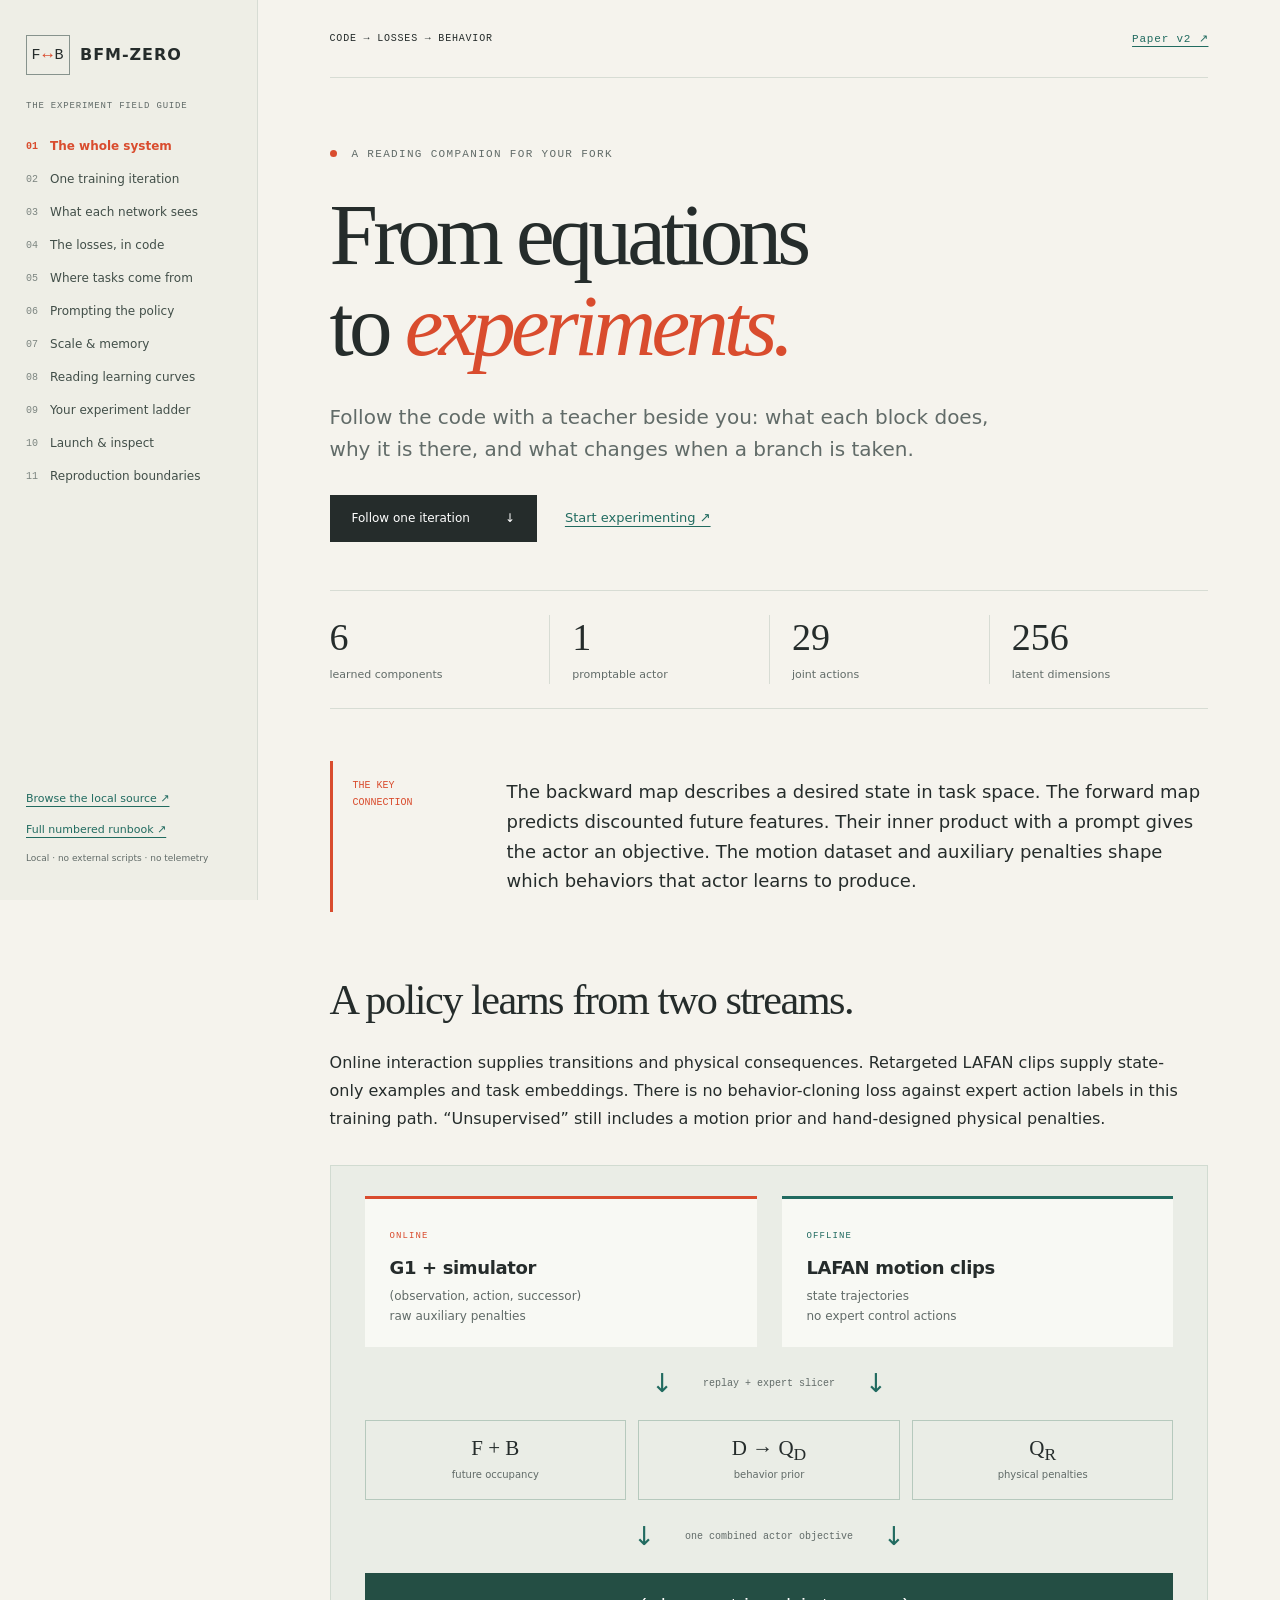
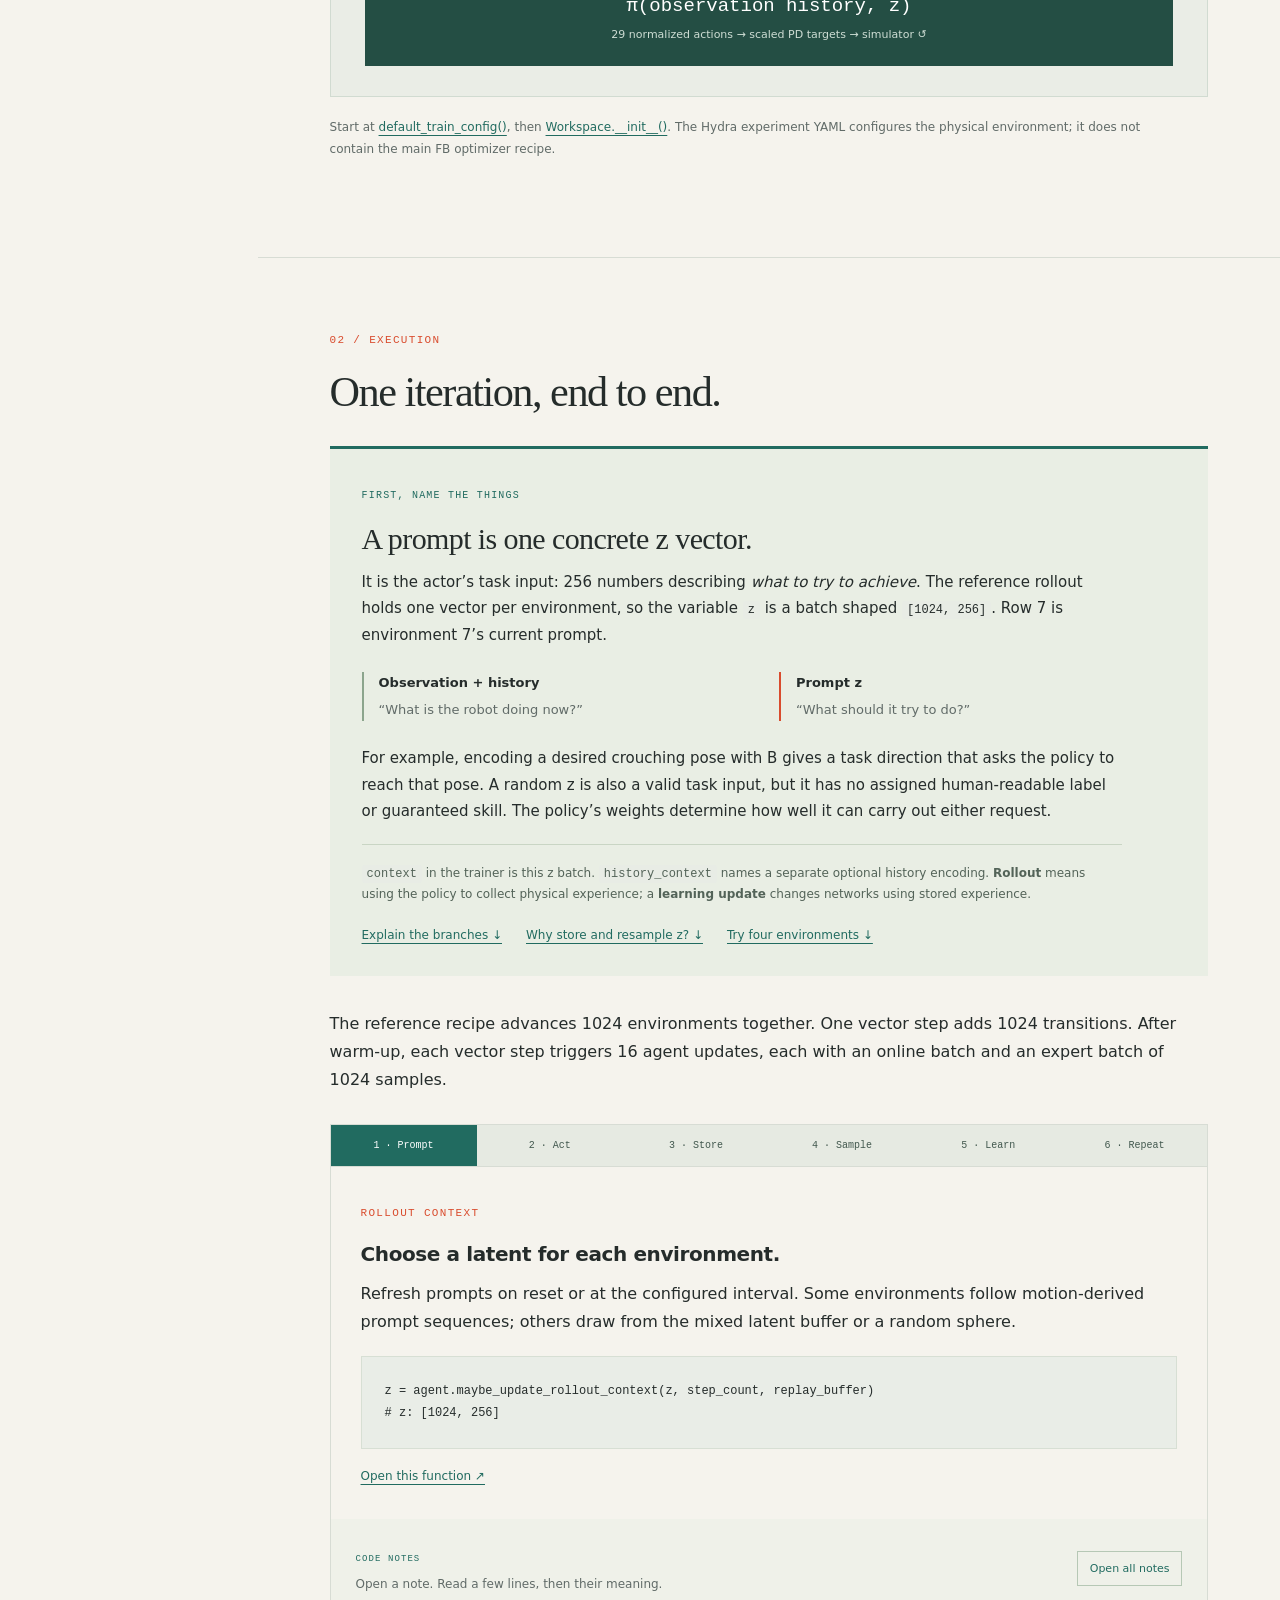
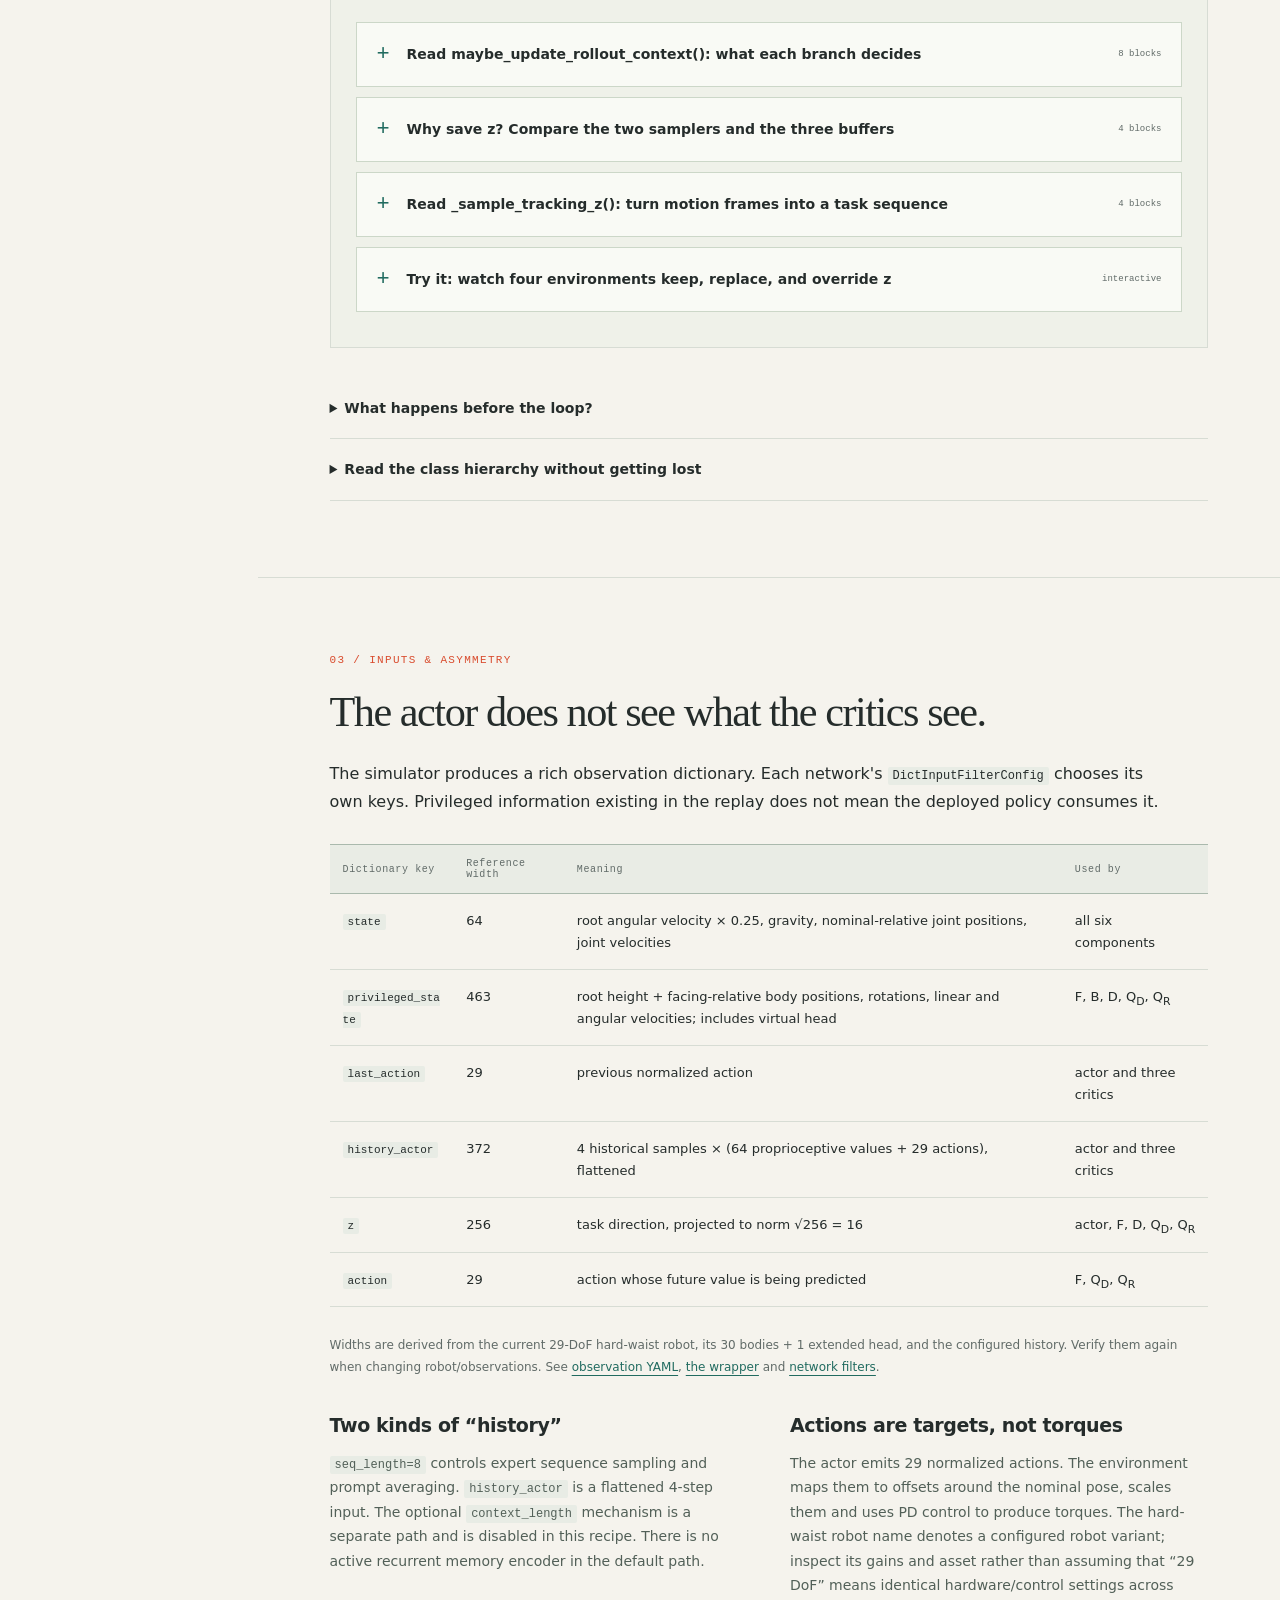
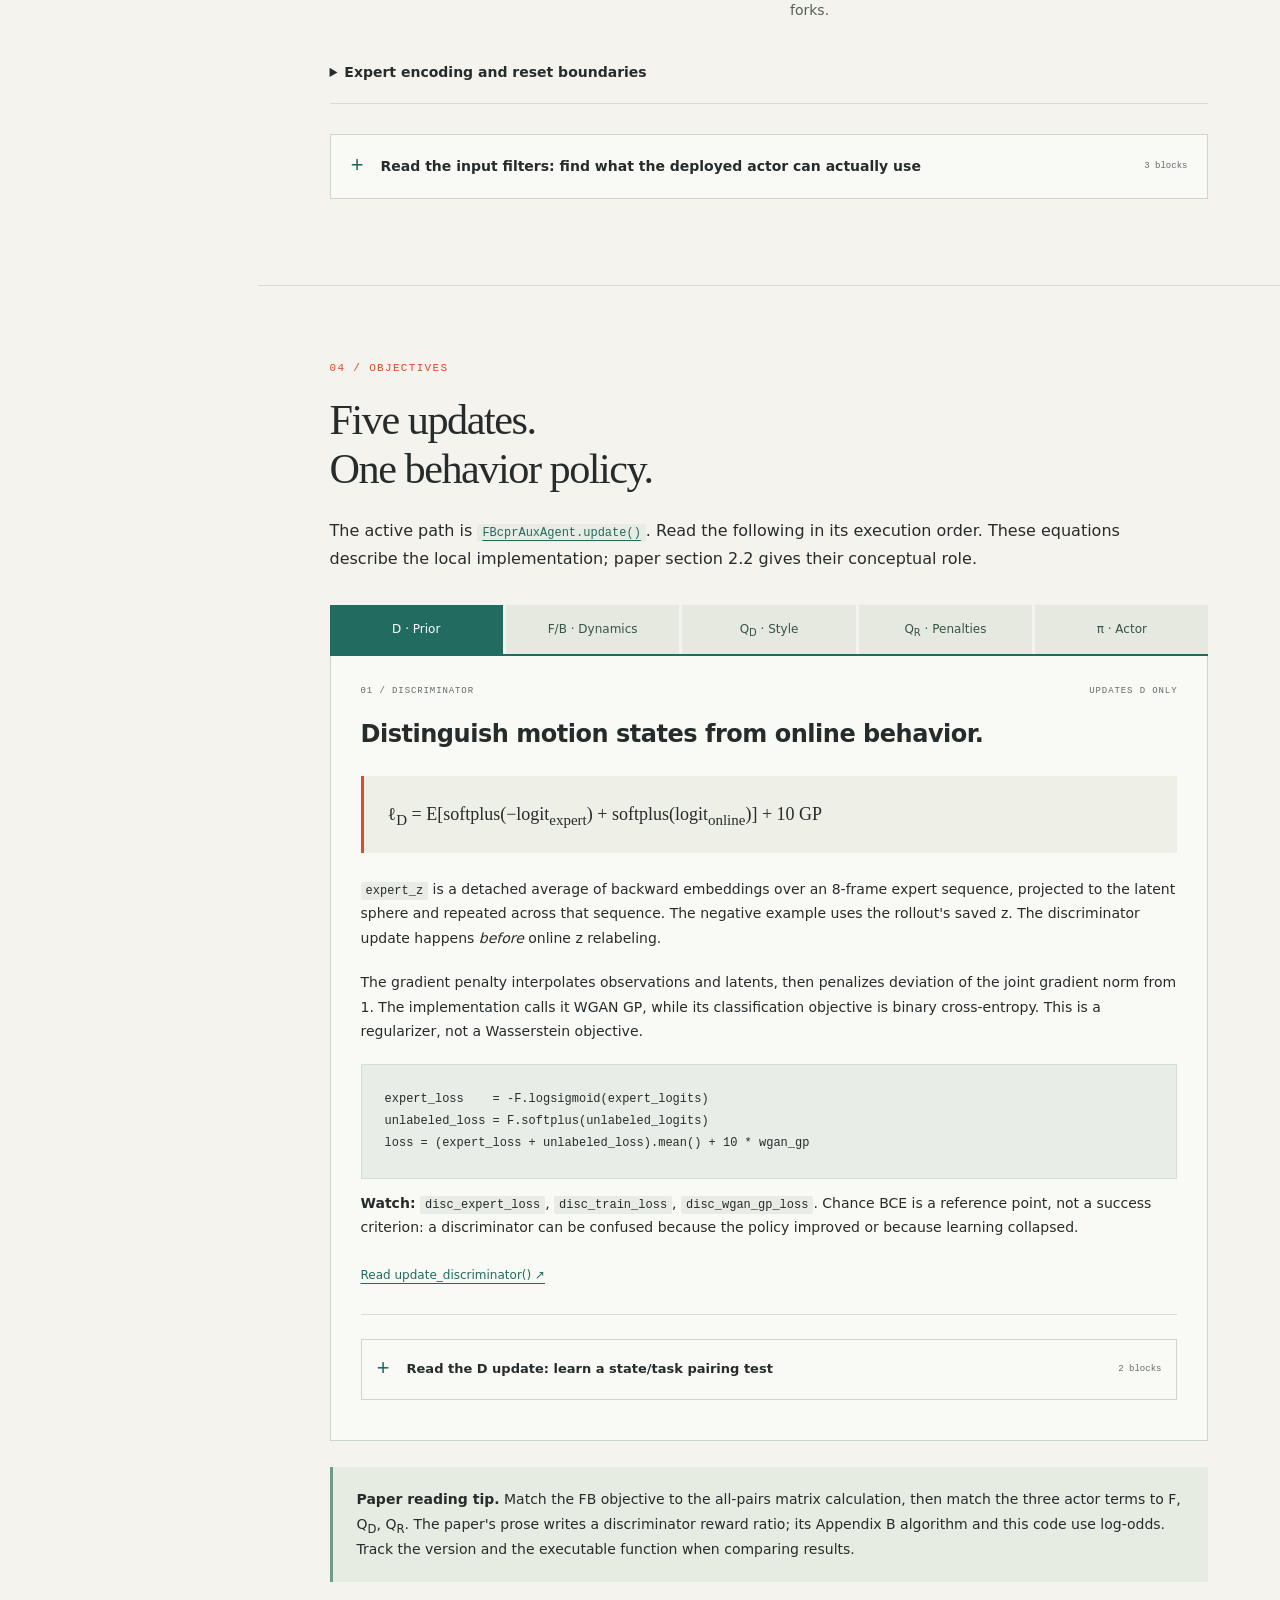
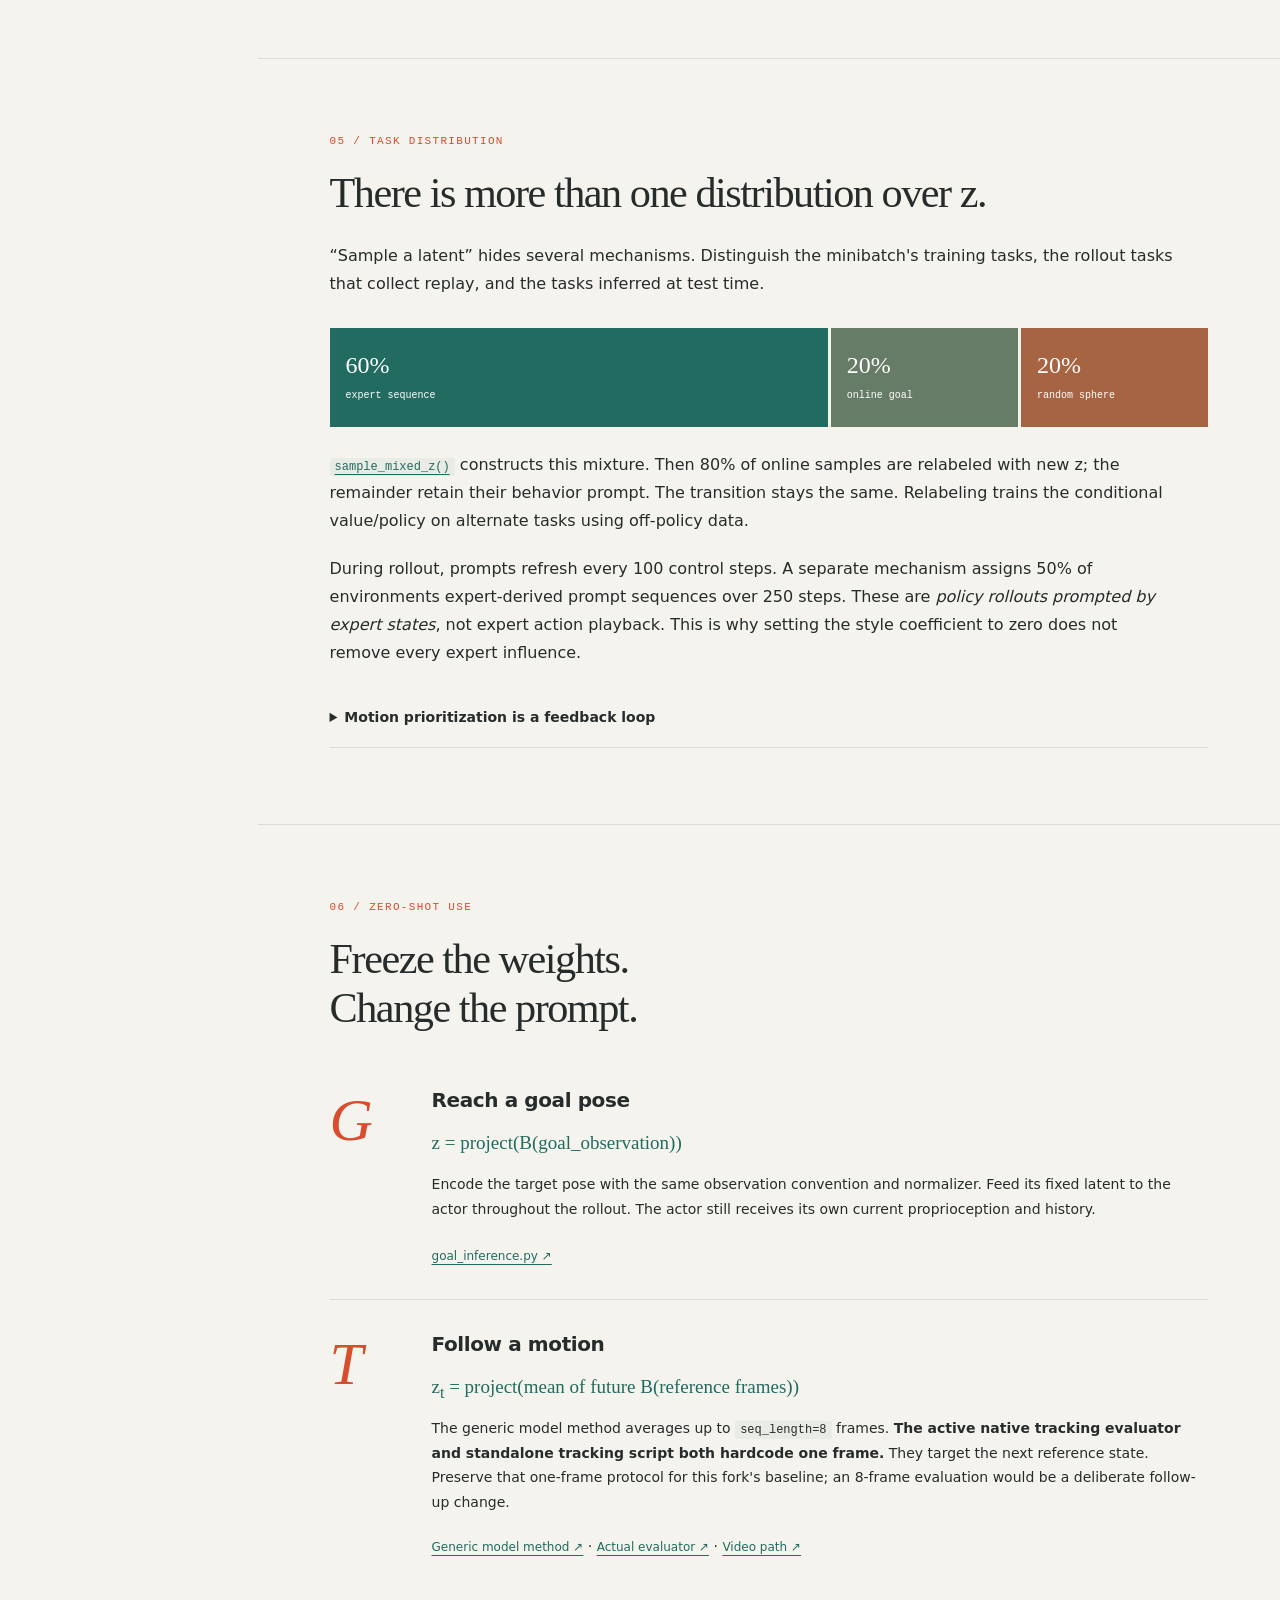
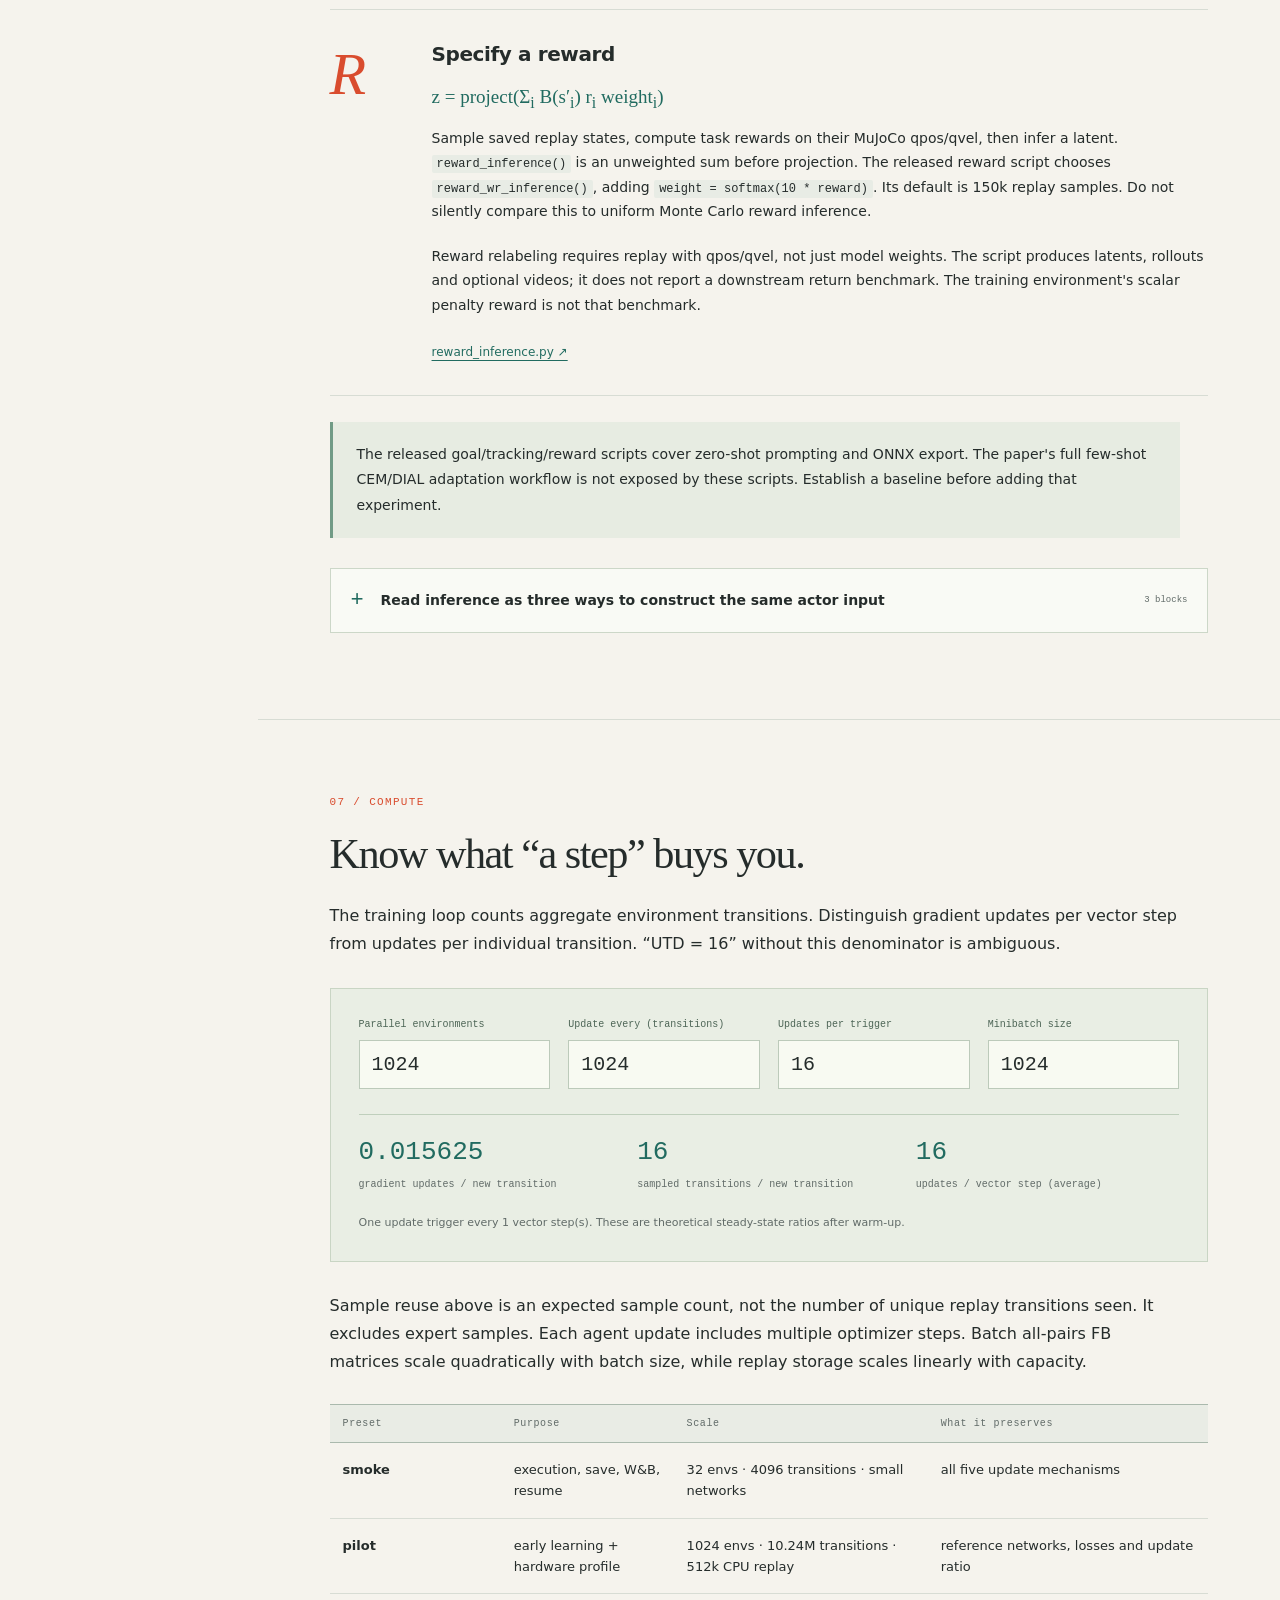
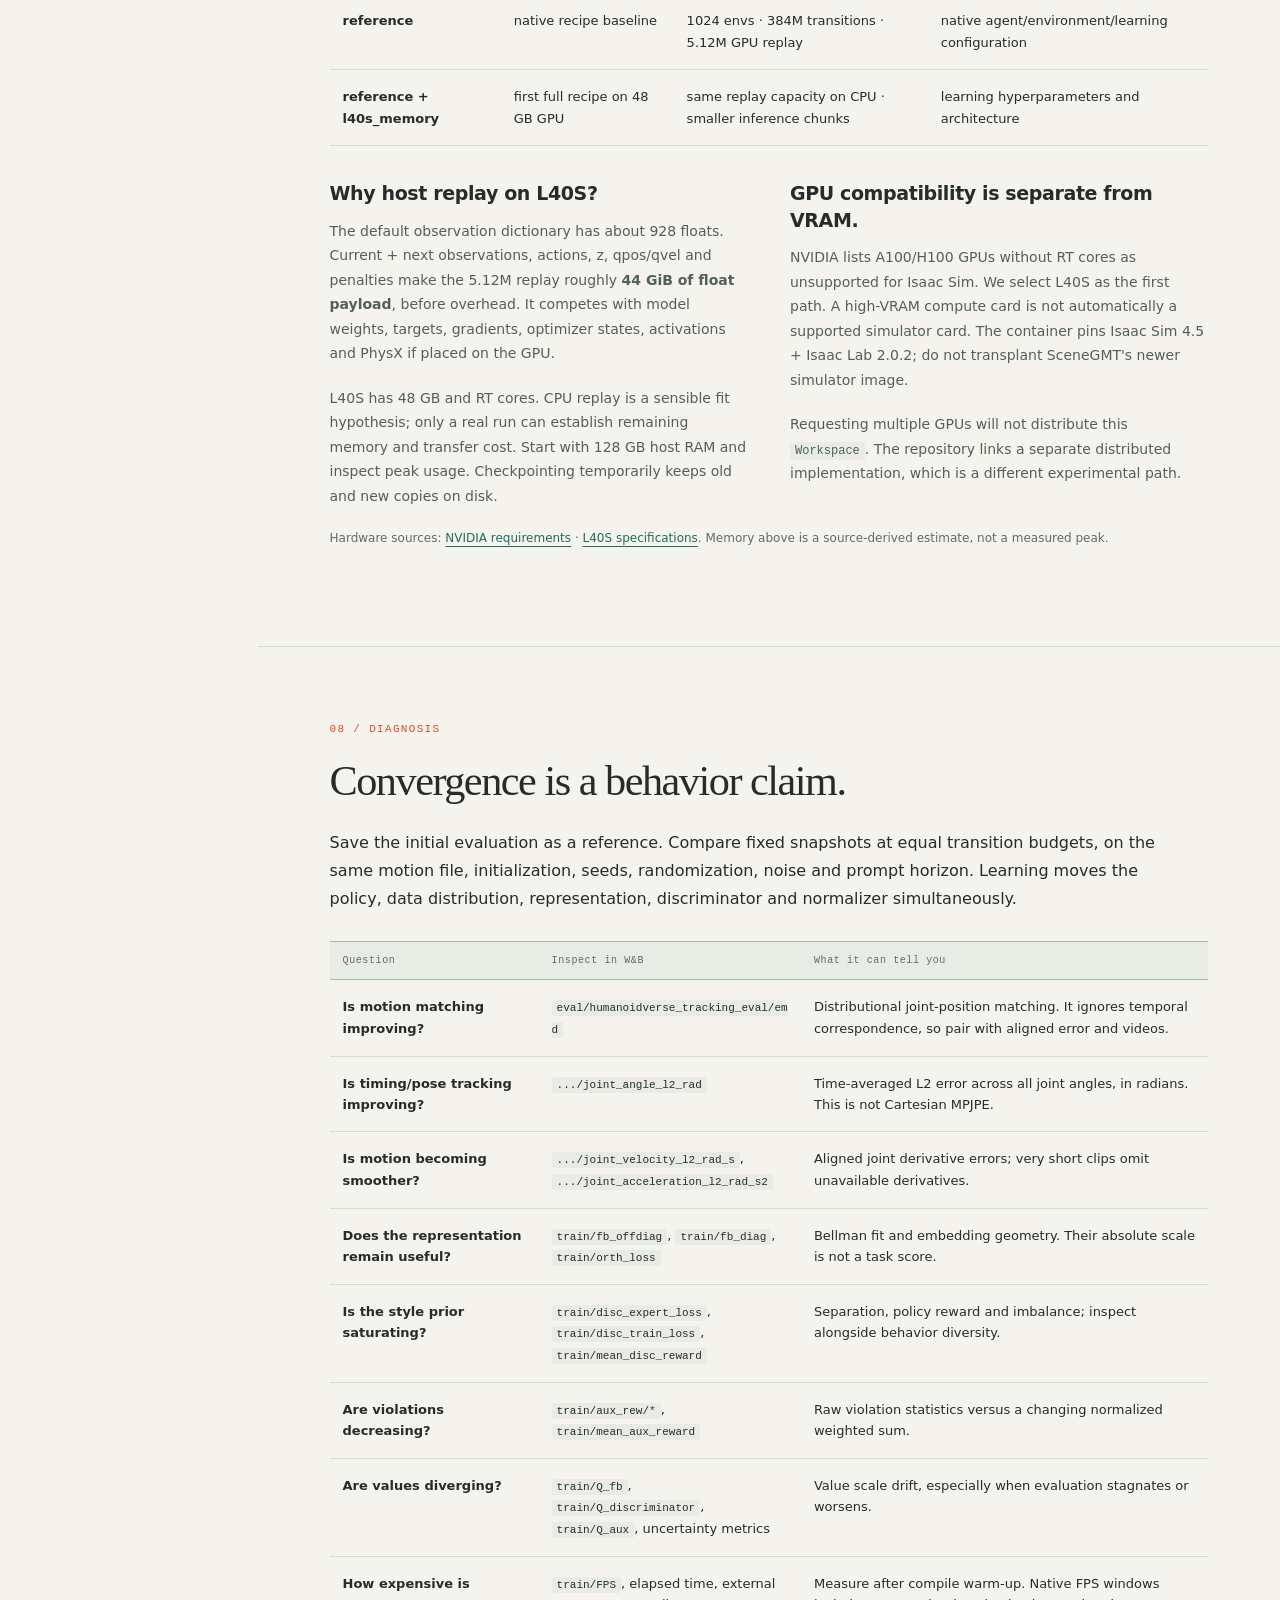
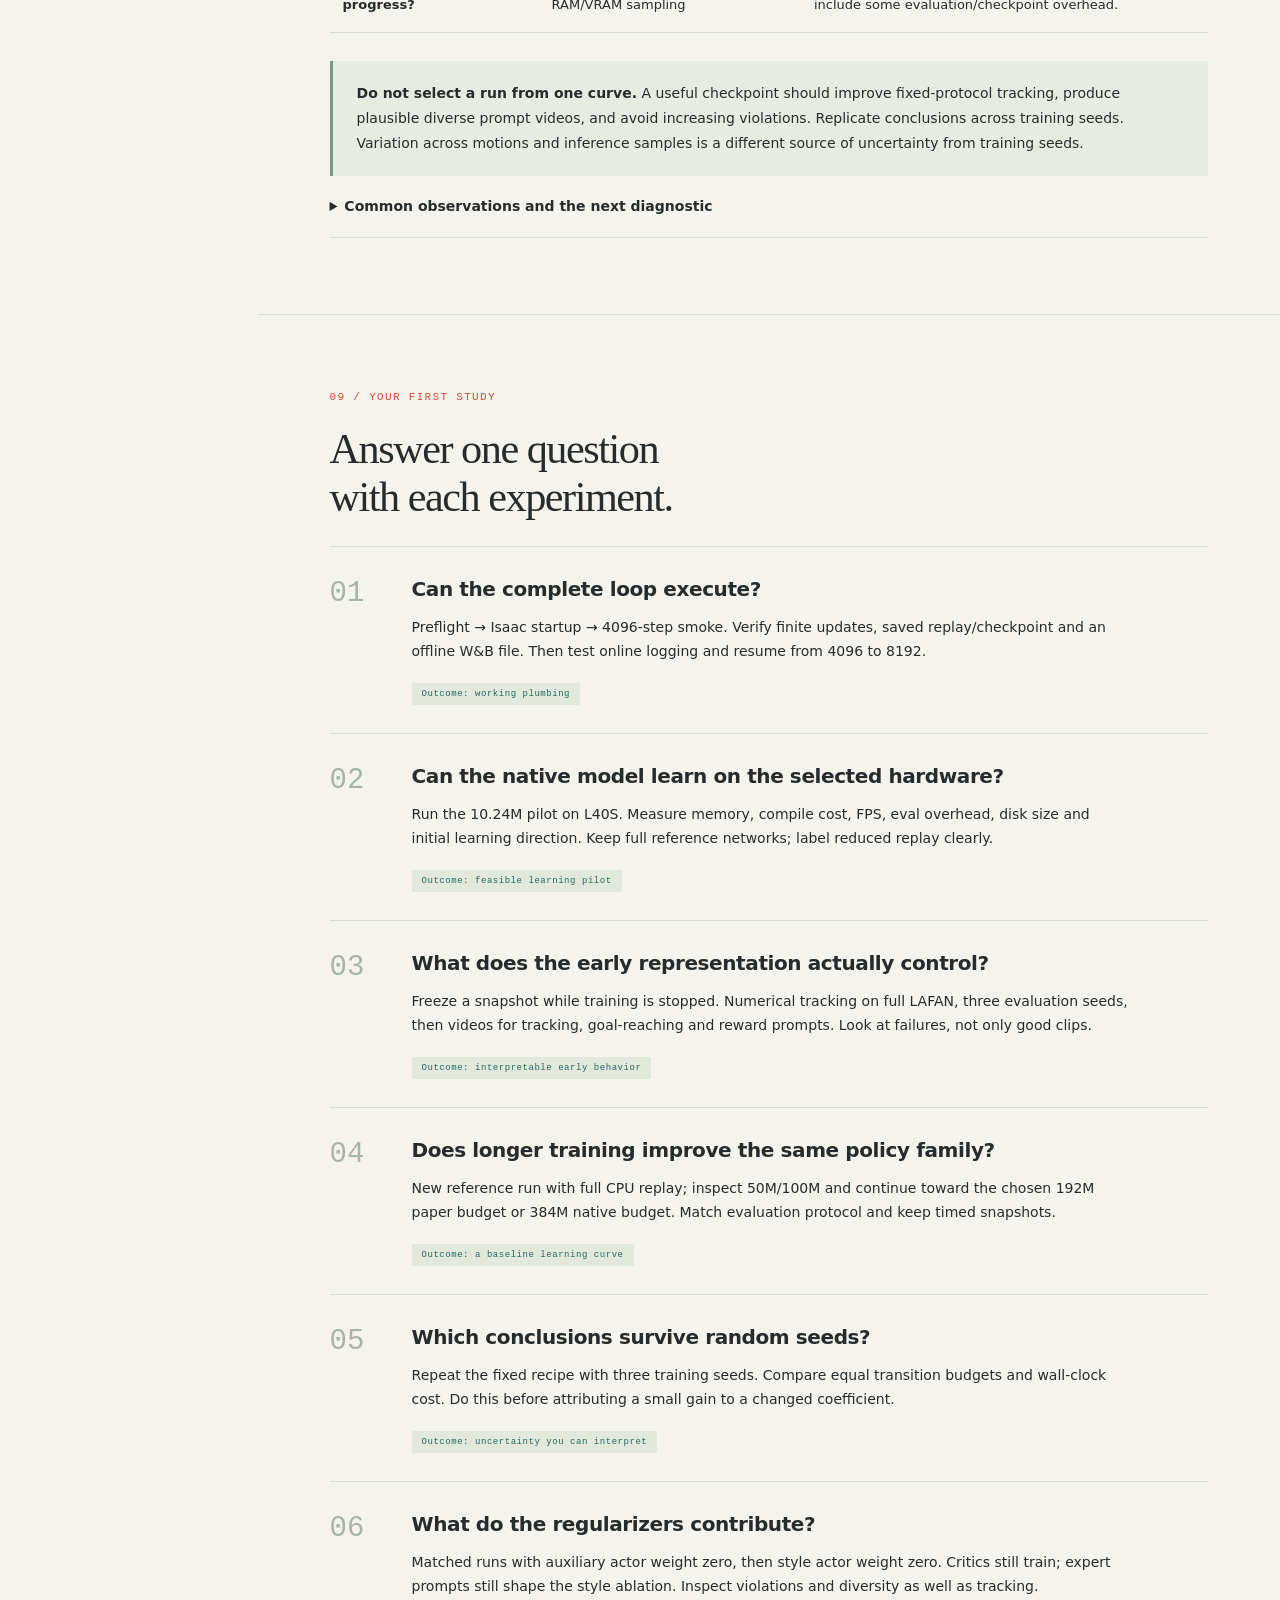
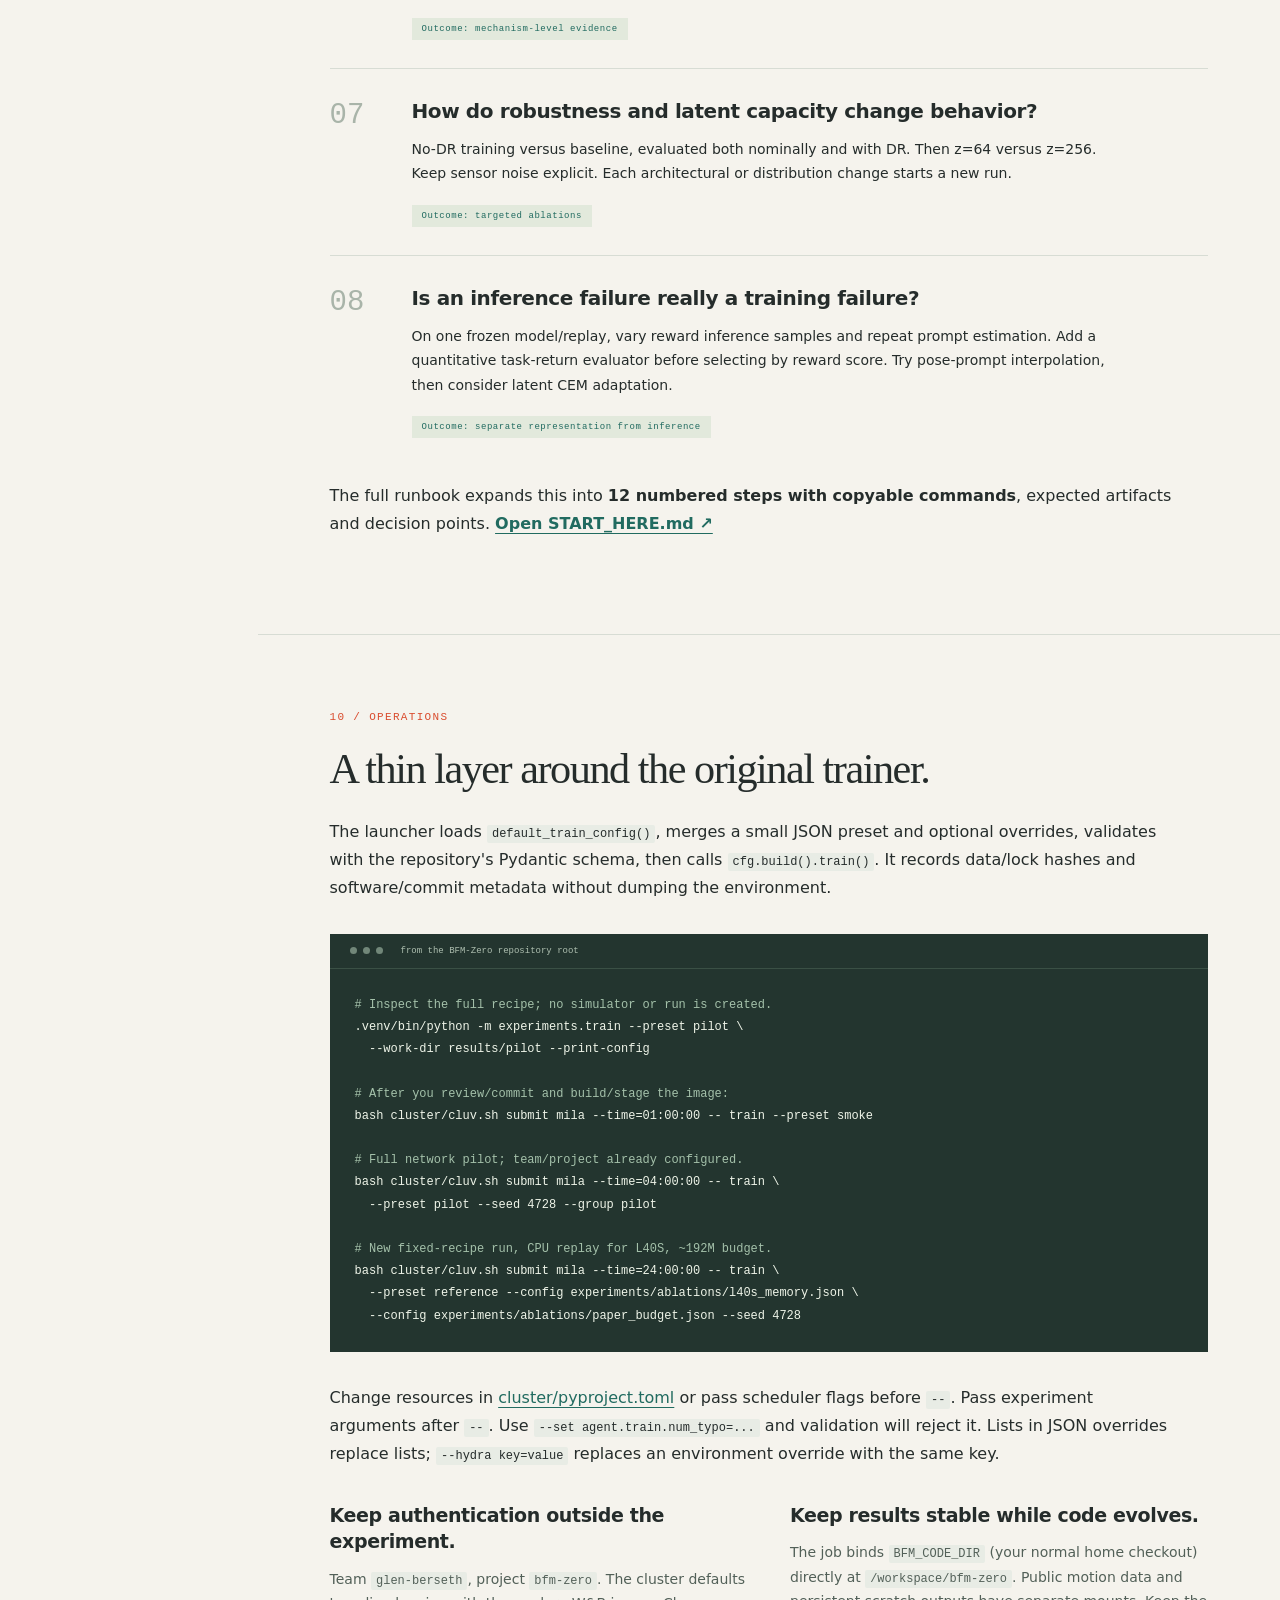
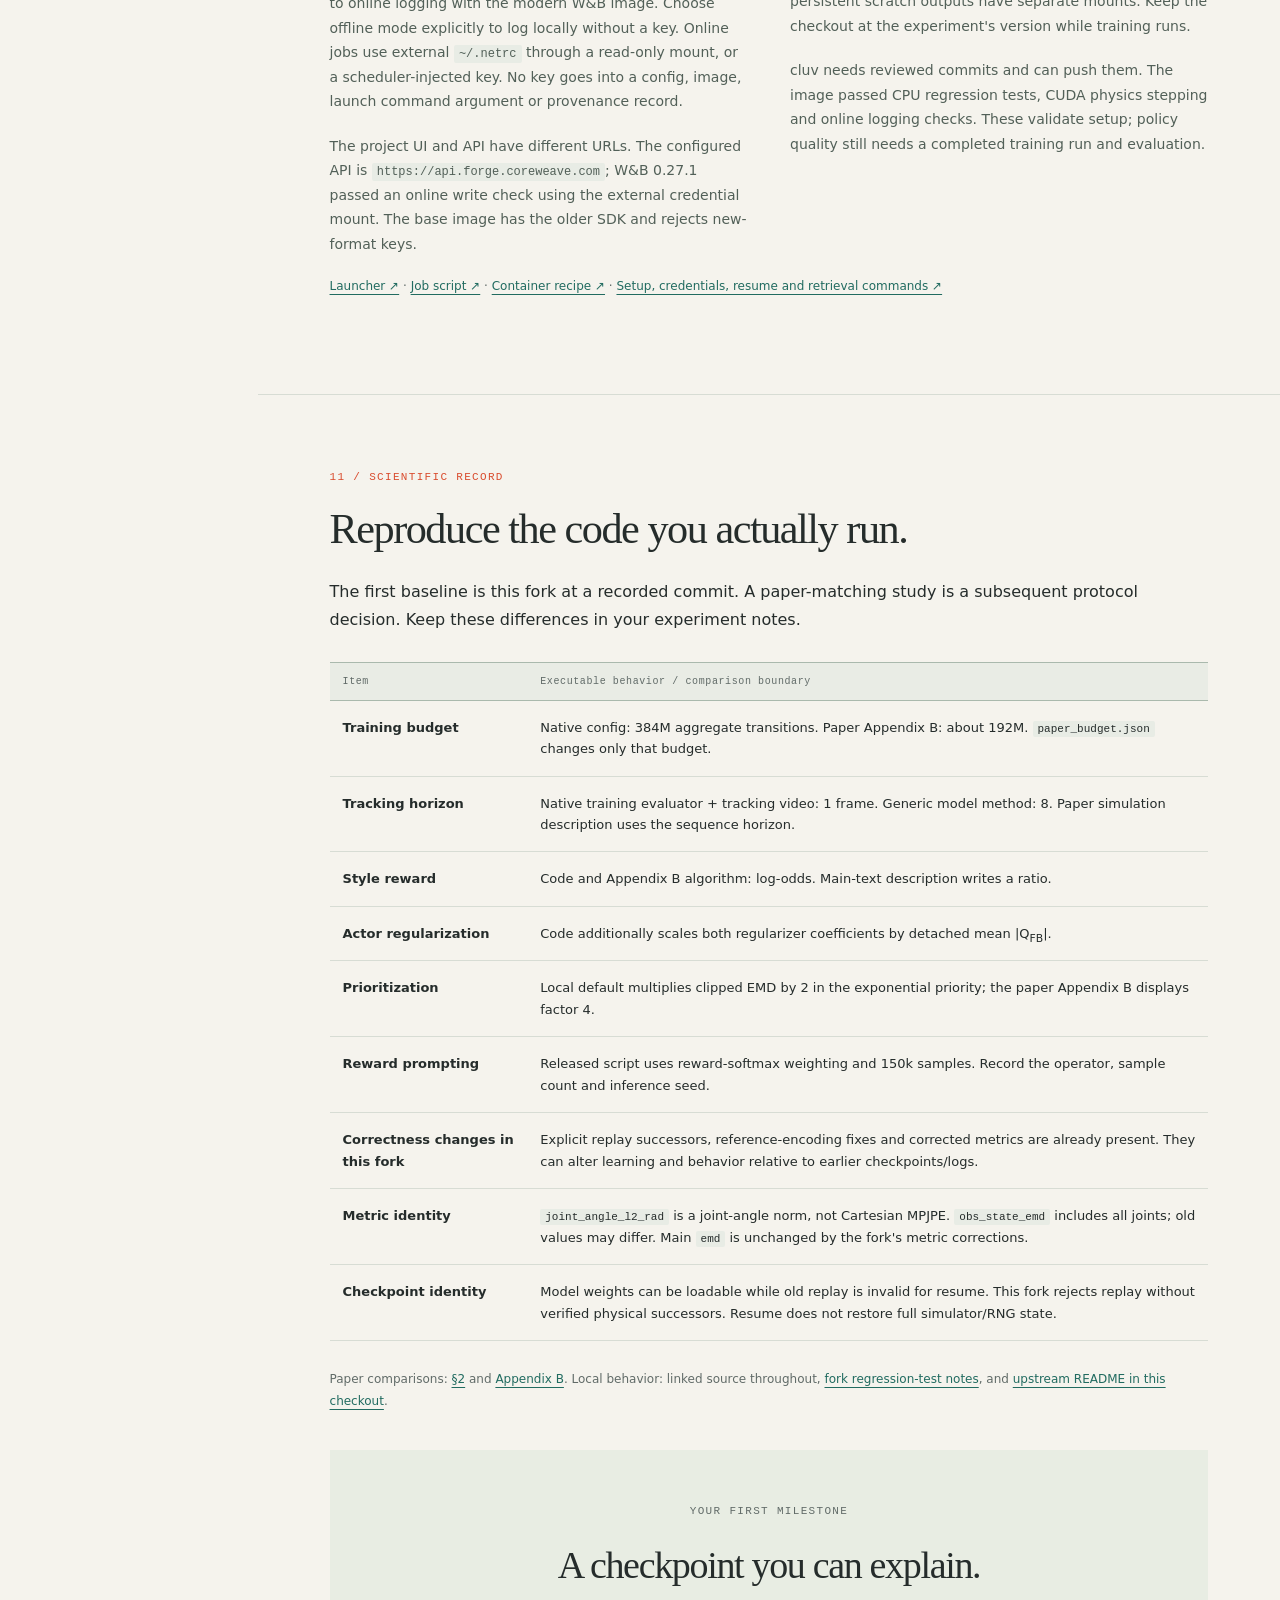
<file: docs/index.html>
<!doctype html>
<html lang="en">
<head>
<meta charset="utf-8"><meta name="viewport" content="width=device-width,initial-scale=1">
<meta name="description" content="A source-grounded field guide to BFM-Zero: training flow, losses, inference and your first experiments.">
<title>BFM-Zero · From equations to experiments</title>
<link rel="stylesheet" href="guide.css">
<link rel="stylesheet" href="lessons.css">
</head>
<body>
<a class="skip" href="#overview">Skip to the guide</a>
<aside>
  <a class="brand" href="#overview"><span class="brand-icon">F<span>↔</span>B</span> BFM-ZERO</a>
  <div class="side-label">THE EXPERIMENT FIELD GUIDE</div>
  <nav aria-label="Guide sections">
    <a href="#overview">01 <span>The whole system</span></a>
    <a href="#loop">02 <span>One training iteration</span></a>
    <a href="#observations">03 <span>What each network sees</span></a>
    <a href="#losses">04 <span>The losses, in code</span></a>
    <a href="#latents">05 <span>Where tasks come from</span></a>
    <a href="#inference">06 <span>Prompting the policy</span></a>
    <a href="#recipe">07 <span>Scale &amp; memory</span></a>
    <a href="#dynamics">08 <span>Reading learning curves</span></a>
    <a href="#experiments">09 <span>Your experiment ladder</span></a>
    <a href="#launch">10 <span>Launch &amp; inspect</span></a>
    <a href="#differences">11 <span>Reproduction boundaries</span></a>
  </nav>
  <div class="side-bottom"><a href="source.html">Browse the local source ↗</a><a href="START_HERE.md">Full numbered runbook ↗</a><span>Local · no external scripts · no telemetry</span></div>
</aside>
<main>
<header class="topbar"><span>CODE → LOSSES → BEHAVIOR</span><a href="https://arxiv.org/html/2511.04131v2" target="_blank" rel="noreferrer">Paper v2 ↗</a></header>
<section class="hero" id="overview">
  <div class="eyebrow"><span class="dot"></span> A READING COMPANION FOR YOUR FORK</div>
  <h1>From equations<br>to <em>experiments.</em></h1>
  <p class="lede">Follow the code with a teacher beside you: what each block does, why it is there, and what changes when a branch is taken.</p>
  <div class="hero-actions"><a class="button" href="#loop">Follow one iteration <span>↓</span></a><a href="#experiments">Start experimenting ↗</a></div>
  <div class="hero-stats"><div><strong>6</strong><span>learned components</span></div><div><strong>1</strong><span>promptable actor</span></div><div><strong>29</strong><span>joint actions</span></div><div><strong>256</strong><span>latent dimensions</span></div></div>
  <div class="thesis"><span class="margin-tag">THE KEY CONNECTION</span><p>The backward map describes a desired state in task space. The forward map predicts discounted future features. Their inner product with a prompt gives the actor an objective. The motion dataset and auxiliary penalties shape which behaviors that actor learns to produce.</p></div>
  <h2>A policy learns from two streams.</h2>
  <p>Online interaction supplies transitions and physical consequences. Retargeted LAFAN clips supply state-only examples and task embeddings. There is no behavior-cloning loss against expert action labels in this training path. “Unsupervised” still includes a motion prior and hand-designed physical penalties.</p>
  <div class="flow" role="img" aria-label="Online simulator transitions feed FB, discriminator critic and auxiliary critic; motion clips feed backward embeddings and the discriminator. These train one latent-conditioned actor that interacts with the simulator.">
    <div class="flow-sources"><div><span class="pill">ONLINE</span><h3>G1 + simulator</h3><p>(observation, action, successor)<br>raw auxiliary penalties</p></div><div><span class="pill green">OFFLINE</span><h3>LAFAN motion clips</h3><p>state trajectories<br>no expert control actions</p></div></div>
    <div class="flow-arrow">↓ <span>replay + expert slicer</span> ↓</div>
    <div class="flow-models"><div><b>F + B</b><span>future occupancy</span></div><div><b>D → Q<sub>D</sub></b><span>behavior prior</span></div><div><b>Q<sub>R</sub></b><span>physical penalties</span></div></div>
    <div class="flow-arrow">↓ <span>one combined actor objective</span> ↓</div>
    <div class="flow-actor"><b>π(observation history, z)</b><span>29 normalized actions → scaled PD targets → simulator ↺</span></div>
  </div>
  <p class="source-note">Start at <a data-code="humanoidverse/train.py:default_train_config">default_train_config()</a>, then <a data-code="humanoidverse/train.py:Workspace.__init__">Workspace.__init__()</a>. The Hydra experiment YAML configures the physical environment; it does not contain the main FB optimizer recipe.</p>
</section>

<section id="loop">
  <div class="section-no">02 / EXECUTION</div><h2>One iteration, end to end.</h2>
  <div class="concept-card" id="prompt-basics">
    <span class="eyebrow">FIRST, NAME THE THINGS</span>
    <h3>A prompt is one concrete z vector.</h3>
    <p>It is the actor’s task input: 256 numbers describing <em>what to try to achieve</em>. The reference rollout holds one vector per environment, so the variable <code>z</code> is a batch shaped <code>[1024, 256]</code>. Row 7 is environment 7’s current prompt.</p>
    <div class="concept-pair"><div><b>Observation + history</b><span>“What is the robot doing now?”</span></div><div><b>Prompt z</b><span>“What should it try to do?”</span></div></div>
    <p>For example, encoding a desired crouching pose with B gives a task direction that asks the policy to reach that pose. A random z is also a valid task input, but it has no assigned human-readable label or guaranteed skill. The policy’s weights determine how well it can carry out either request.</p>
    <p class="concept-foot"><code>context</code> in the trainer is this z batch. <code>history_context</code> names a separate optional history encoding. <b>Rollout</b> means using the policy to collect physical experience; a <b>learning update</b> changes networks using stored experience.</p>
    <div class="reading-links"><a href="#rollout-branches">Explain the branches ↓</a><a href="#z-samplers">Why store and resample z? ↓</a><a href="#rollout-example">Try four environments ↓</a></div>
  </div>
  <p>The reference recipe advances 1024 environments together. One vector step adds 1024 transitions. After warm-up, each vector step triggers 16 agent updates, each with an online batch and an expert batch of 1024 samples.</p>
  <div class="stepper">
    <div class="step-controls" aria-label="Training stages"><button class="active" data-step="0">1 · Prompt</button><button data-step="1">2 · Act</button><button data-step="2">3 · Store</button><button data-step="3">4 · Sample</button><button data-step="4">5 · Learn</button><button data-step="5">6 · Repeat</button></div>
    <div class="step-content" aria-live="polite"><span id="step-kicker" class="eyebrow">ROLLOUT CONTEXT</span><h3 id="step-title">Choose a latent for each environment.</h3><p id="step-text">Refresh prompts on reset or at the configured interval. Some environments follow motion-derived prompt sequences; others draw from the mixed latent buffer or a random sphere.</p><pre id="step-code">z = agent.maybe_update_rollout_context(z, step_count, replay_buffer)
# z: [1024, 256]</pre><a id="step-link" data-code="humanoidverse/agents/fb/agent.py:FBAgent.maybe_update_rollout_context">Open this function ↗</a></div>
    <div class="lesson-dock">
      <div class="lesson-toolbar"><div><span class="eyebrow">CODE NOTES</span><p>Open a note. Read a few lines, then their meaning.</p></div><button id="toggle-stage-notes" type="button">Open all notes</button></div>
      <div id="step-lessons"></div>
    </div>
  </div>
  <details><summary>What happens before the loop?</summary><p><code>Workspace</code> seeds RNGs, creates one simulator environment, derives Gym observation spaces, creates or restores the agent and optimizers, sets up evaluation and W&B, and writes the config. Expert trajectories are reconstructed from the motion library and put in a trajectory slicer. Online replay starts empty or loads from the checkpoint. The initial evaluation runs at step zero for recipes with evaluation enabled.</p><p>The single simulator instance is shared with training evaluation. Evaluation changes its state, so training resets afterward. The replay transition before the evaluation cut is marked truncated. This matters when reasoning about trajectory boundaries.</p></details>
  <details><summary>Read the class hierarchy without getting lost</summary><p><code>FBcprAuxAgent → FBcprAgent → FBAgent</code>. The auxiliary agent owns the actual update order and combined actor loss. It inherits discriminator training and the style critic from FB-CPR, and inherits FB representation learning and prompt rollout logic from FB. Follow individual method calls across these three files rather than reading each as a separate algorithm.</p><p><code>FBcprAuxModel → FBcprModel → FBModel</code> stores the corresponding networks. Public model methods normalize observations and serve inference. Underscored network methods in the training update receive already-normalized inputs. Normalizing twice changes the problem.</p></details>
</section>

<section id="observations">
  <div class="section-no">03 / INPUTS &amp; ASYMMETRY</div><h2>The actor does not see what the critics see.</h2>
  <p>The simulator produces a rich observation dictionary. Each network's <code>DictInputFilterConfig</code> chooses its own keys. Privileged information existing in the replay does not mean the deployed policy consumes it.</p>
  <div class="table-wrap"><table><thead><tr><th>Dictionary key</th><th>Reference width</th><th>Meaning</th><th>Used by</th></tr></thead><tbody>
    <tr><td><code>state</code></td><td>64</td><td>root angular velocity × 0.25, gravity, nominal-relative joint positions, joint velocities</td><td>all six components</td></tr>
    <tr><td><code>privileged_state</code></td><td>463</td><td>root height + facing-relative body positions, rotations, linear and angular velocities; includes virtual head</td><td>F, B, D, Q<sub>D</sub>, Q<sub>R</sub></td></tr>
    <tr><td><code>last_action</code></td><td>29</td><td>previous normalized action</td><td>actor and three critics</td></tr>
    <tr><td><code>history_actor</code></td><td>372</td><td>4 historical samples × (64 proprioceptive values + 29 actions), flattened</td><td>actor and three critics</td></tr>
    <tr><td><code>z</code></td><td>256</td><td>task direction, projected to norm √256 = 16</td><td>actor, F, D, Q<sub>D</sub>, Q<sub>R</sub></td></tr>
    <tr><td><code>action</code></td><td>29</td><td>action whose future value is being predicted</td><td>F, Q<sub>D</sub>, Q<sub>R</sub></td></tr>
  </tbody></table></div>
  <p class="source-note">Widths are derived from the current 29-DoF hard-waist robot, its 30 bodies + 1 extended head, and the configured history. Verify them again when changing robot/observations. See <a data-code="humanoidverse/config/obs/bfm_zero_obs.yaml">observation YAML</a>, <a data-code="humanoidverse/agents/envs/humanoidverse_isaac.py:HumanoidVerseVectorEnv._get_g1env_observation">the wrapper</a> and <a data-code="humanoidverse/train.py:default_train_config">network filters</a>.</p>
  <div class="two-col"><div><h3>Two kinds of “history”</h3><p><code>seq_length=8</code> controls expert sequence sampling and prompt averaging. <code>history_actor</code> is a flattened 4-step input. The optional <code>context_length</code> mechanism is a separate path and is disabled in this recipe. There is no active recurrent memory encoder in the default path.</p></div><div><h3>Actions are targets, not torques</h3><p>The actor emits 29 normalized actions. The environment maps them to offsets around the nominal pose, scales them and uses PD control to produce torques. The hard-waist robot name denotes a configured robot variant; inspect its gains and asset rather than assuming that “29 DoF” means identical hardware/control settings across forks.</p></div></div>
  <details><summary>Expert encoding and reset boundaries</summary><p>The expert loader reconstructs proprioception and privileged observations from motion poses and velocities. It sets expert actions to zeros; B and D do not use those action fields. Online normalizer statistics are updated on current and next online observations, then expert and online observations are normalized with those statistics under evaluation mode.</p><p><code>make_transition()</code> stores explicit physical successors. When the environment autoresets, the successor for the replay must be the physical state before reset, not the new episode's initial state. <code>terminated</code> stops bootstrap; timeout <code>truncated</code> separates sequences but still allows bootstrap. That is why the agent uses <code>discount * ~terminated</code>, not <code>discount * ~done</code>.</p><p><a data-code="humanoidverse/agents/envs/humanoidverse_isaac.py:load_expert_trajectories_from_motion_lib">Expert loader ↗</a> · <a data-code="humanoidverse/train.py:make_transition">Replay transition builder ↗</a> · <a data-code="humanoidverse/agents/buffers/trajectory.py">Trajectory sampler ↗</a></p></details>
  <div id="observation-lessons" class="extra-lessons"></div>
</section>

<section id="losses">
  <div class="section-no">04 / OBJECTIVES</div><h2>Five updates.<br>One behavior policy.</h2>
  <p>The active path is <a data-code="humanoidverse/agents/fb_cpr_aux/agent.py:FBcprAuxAgent.update"><code>FBcprAuxAgent.update()</code></a>. Read the following in its execution order. These equations describe the local implementation; paper section 2.2 gives their conceptual role.</p>
  <div class="loss-tabs" role="tablist" aria-label="Loss details"><button role="tab" aria-selected="true" aria-controls="loss-d" id="tab-d" data-loss="d">D · Prior</button><button role="tab" aria-selected="false" aria-controls="loss-fb" id="tab-fb" data-loss="fb">F/B · Dynamics</button><button role="tab" aria-selected="false" aria-controls="loss-qd" id="tab-qd" data-loss="qd">Q<sub>D</sub> · Style</button><button role="tab" aria-selected="false" aria-controls="loss-qr" id="tab-qr" data-loss="qr">Q<sub>R</sub> · Penalties</button><button role="tab" aria-selected="false" aria-controls="loss-pi" id="tab-pi" data-loss="pi">π · Actor</button></div>
  <article class="loss-panel" id="loss-d" role="tabpanel" aria-labelledby="tab-d"><div class="loss-head"><span>01 / DISCRIMINATOR</span><span>UPDATES D ONLY</span></div><h3>Distinguish motion states from online behavior.</h3><div class="equation">ℓ<sub>D</sub> = E[softplus(−logit<sub>expert</sub>) + softplus(logit<sub>online</sub>)] + 10 GP</div><p><code>expert_z</code> is a detached average of backward embeddings over an 8-frame expert sequence, projected to the latent sphere and repeated across that sequence. The negative example uses the rollout's saved z. The discriminator update happens <em>before</em> online z relabeling.</p><p>The gradient penalty interpolates observations and latents, then penalizes deviation of the joint gradient norm from 1. The implementation calls it WGAN GP, while its classification objective is binary cross-entropy. This is a regularizer, not a Wasserstein objective.</p><pre>expert_loss    = -F.logsigmoid(expert_logits)
unlabeled_loss = F.softplus(unlabeled_logits)
loss = (expert_loss + unlabeled_loss).mean() + 10 * wgan_gp</pre><p><b>Watch:</b> <code>disc_expert_loss</code>, <code>disc_train_loss</code>, <code>disc_wgan_gp_loss</code>. Chance BCE is a reference point, not a success criterion: a discriminator can be confused because the policy improved or because learning collapsed.</p><a data-code="humanoidverse/agents/fb_cpr/agent.py:FBcprAgent.update_discriminator">Read update_discriminator() ↗</a></article>
  <article class="loss-panel" id="loss-fb" role="tabpanel" aria-labelledby="tab-fb" hidden><div class="loss-head"><span>02 / REPRESENTATION</span><span>UPDATES F AND B</span></div><h3>Fit future occupancy without task reward labels.</h3><div class="equation">M<sup>k</sup><sub>ij</sub> = F<sup>k</sup>(x<sub>i</sub>, a<sub>i</sub>, z<sub>i</sub>)ᵀ B(s′<sub>j</sub>)<br>Δ<sup>k</sup><sub>ij</sub> = M<sup>k</sup><sub>ij</sub> − δ<sub>i</sub> M̄<sub>ij</sub><br>ℓ<sub>FB</sub> = ½ Σ<sub>k,i≠j</sub> Δ² / [n(n−1)] − Σ<sub>k</sub> mean<sub>i</sub> Δ<sup>k</sup><sub>ii</sub> + 100 ℓ<sub>ortho</sub></div><p><code>x</code> here denotes the critic's filtered observation/history. Target F uses successor observations and an action sampled from the current actor; target B encodes the candidate successor states. Two target forward heads are combined with the uncertainty penalty. The default FB penalty is zero, so that target is their mean.</p><p>Every row is paired with every column in a batch. Off-diagonal elements fit the Bellman recursion for arbitrary candidate states. Diagonal elements represent the observed immediate successor and supply the linear attraction term. This is why the loss is a <code>[2, 1024, 1024]</code> matrix calculation, not a conventional scalar reward TD error.</p><pre>Ms   = Fs @ B.T                         # [2, batch, batch]
diff = Ms - discount * target_M
fb_offdiag = 0.5 * (diff * off_diag).pow(2).sum() / off_diag_sum
fb_diag = -diff.diagonal(dim1=1, dim2=2).mean() * 2
fb_loss = fb_offdiag + fb_diag + ortho_coef * orth_loss</pre><p><b>Backward geometry:</b> with <code>G = B @ B.T</code>, the code uses <code>orth_loss = 0.5 * offdiag(G²).sum()/[n(n−1)] − mean(diag(G))</code>. The normalization layer fixes B's output norm to √d. Minimized total loss need not approach zero. The optional scalar <code>q_loss</code> is disabled by <code>q_loss_coef=0</code>.</p><p><b>Watch:</b> <code>fb_offdiag</code>, <code>fb_diag</code>, <code>orth_loss_offdiag</code>, <code>B_norm</code>, <code>z_norm</code>, values and evaluation together. A norm near 16 is largely imposed by construction; it is weak evidence against directional collapse.</p><a data-code="humanoidverse/agents/fb/agent.py:FBAgent.update_fb">Read update_fb() ↗</a></article>
  <article class="loss-panel" id="loss-qd" role="tabpanel" aria-labelledby="tab-qd" hidden><div class="loss-head"><span>03 / STYLE VALUE</span><span>UPDATES QD ONLY</span></div><h3>Give the actor the long-term value of looking human-like.</h3><div class="equation">r<sub>D</sub> = log D − log(1 − D)<br>y<sub>D</sub> = r<sub>D</sub> + δ · [mean(Q̄<sub>D</sub>) − 0.5 uncertainty(Q̄<sub>D</sub>)]<br>ℓ<sub>QD</sub> = ½ K · MSE(Q<sub>D</sub>, y<sub>D</sub>)</div><p>The reward is the log-odds of the clamped sigmoid discriminator output. <code>update_critic()</code> computes it under <code>no_grad()</code>; this critic update does not optimize D. A separate target critic stabilizes the bootstrapped future estimate.</p><p>With two heads, the uncertainty is their absolute difference. Mean minus 0.5 times that difference equals the smaller head. Do not interpret this heuristic as a calibrated confidence interval.</p><p><b>Watch:</b> <code>critic_loss</code>, <code>mean_disc_reward</code>, <code>unc_Q</code>, <code>Q_discriminator</code>. Growing Q with degrading evaluation suggests value extrapolation or scale drift; a falling critic MSE alone does not establish a useful policy.</p><p><a data-code="humanoidverse/agents/fb_cpr/agent.py:FBcprAgent.update_critic">Read update_critic() ↗</a> · <a data-code="humanoidverse/agents/nn_models.py:Discriminator.compute_reward">Read compute_reward() ↗</a></p></article>
  <article class="loss-panel" id="loss-qr" role="tabpanel" aria-labelledby="tab-qr" hidden><div class="loss-head"><span>04 / AUXILIARY VALUE</span><span>UPDATES QR ONLY</span></div><h3>Estimate the future cost of physically undesirable behavior.</h3><div class="equation">r<sub>R</sub> = normalize(Σ<sub>k</sub> weight<sub>k</sub> · raw_penalty<sub>k</sub>)<br>y<sub>R</sub> = r<sub>R</sub> + δ · pessimistic(Q̄<sub>R</sub>)<br>ℓ<sub>QR</sub> = ½ K · MSE(Q<sub>R</sub>, y<sub>R</sub>)</div><p>The environment exposes <code>info['aux_rewards']</code> before reward scales or curriculum. The agent applies its own <code>aux_rewards_scaling</code> dictionary. These are the effective weights for Q<sub>R</sub>; editing only the YAML's aggregate environment reward is not the same intervention.</p><div class="table-wrap"><table><thead><tr><th>Raw term</th><th>Agent weight</th></tr></thead><tbody><tr><td>joint-position limits</td><td>−10</td></tr><tr><td>ankle roll</td><td>−4</td></tr><tr><td>slippage</td><td>−2</td></tr><tr><td>undesired contact</td><td>−1</td></tr><tr><td>feet orientation</td><td>−0.4</td></tr><tr><td>action rate</td><td>−0.1</td></tr><tr><td>torques / torque limits</td><td>0 / 0</td></tr></tbody></table></div><p>The default reward normalizer scales by a running standard deviation without translating the mean. Penalty values therefore retain their sign while their scale changes. This affects the auxiliary critic's numerical values over training.</p><p><b>Watch:</b> <code>aux_rew/*</code> (raw terms), <code>mean_aux_reward</code> (normalized sum), <code>aux_critic_loss</code>, <code>Q_aux</code>. Lower raw violations plus improved motion is stronger evidence than a change in normalized reward alone.</p><p><a data-code="humanoidverse/agents/fb_cpr_aux/agent.py:FBcprAuxAgent.update">Read reward assembly ↗</a> · <a data-code="humanoidverse/agents/fb_cpr_aux/agent.py:FBcprAuxAgent.update_aux_critic">Read update_aux_critic() ↗</a></p></article>
  <article class="loss-panel" id="loss-pi" role="tabpanel" aria-labelledby="tab-pi" hidden><div class="loss-head"><span>05 / POLICY</span><span>UPDATES π ONLY</span></div><h3>Turn three value estimates into one action gradient.</h3><div class="equation">Q<sub>FB</sub> = pessimistic(F(x, π(o<sub>H</sub>,z),z)ᵀz)<br>w = stop_gradient(mean |Q<sub>FB</sub>|)<br>ℓ<sub>π</sub> = −mean Q<sub>FB</sub> − 0.05 w mean Q<sub>D</sub> − 0.02 w mean Q<sub>R</sub></div><p>The actor samples an action with fixed standard deviation 0.05 and clipped exploration noise. Gradients pass through each critic's action input into the actor. The step updates the actor optimizer; its objective uses pessimistic values from each twin ensemble.</p><p><code>scale_reg=true</code> multiplies both regularizers by the detached average absolute FB value. Thus “0.05 style” and “0.02 auxiliary” do not have fixed influence across training. A growing FB value scale also grows those effective weights. This implementation detail is useful when comparing curve magnitudes.</p><pre>weight = Q_fb.abs().mean().detach()
actor_loss = (-Q_fb.mean()
              - reg_coeff * weight * Q_discriminator.mean()
              - reg_coeff_aux * weight * Q_aux.mean())</pre><p>After all updates, target F/B parameters move toward current parameters with τ=0.01; style and auxiliary critic targets use τ=0.005. B's learning rate is 1e−5, while F, actor and the two critics use 3e−4. The backward embedding and its meaning therefore evolve along with the policy.</p><p><b>Watch:</b> <code>Q_fb</code>, <code>Q_discriminator</code>, <code>Q_aux</code> and evaluation. An increasingly negative actor loss is not itself convergence.</p><a data-code="humanoidverse/agents/fb_cpr_aux/agent.py:FBcprAuxAgent.update_actor">Read update_actor() ↗</a></article>
  <div class="note"><b>Paper reading tip.</b> Match the FB objective to the all-pairs matrix calculation, then match the three actor terms to F, Q<sub>D</sub>, Q<sub>R</sub>. The paper's prose writes a discriminator reward ratio; its Appendix B algorithm and this code use log-odds. Track the version and the executable function when comparing results.</div>
</section>

<section id="latents">
  <div class="section-no">05 / TASK DISTRIBUTION</div><h2>There is more than one distribution over z.</h2>
  <p>“Sample a latent” hides several mechanisms. Distinguish the minibatch's training tasks, the rollout tasks that collect replay, and the tasks inferred at test time.</p>
  <div class="mixture" aria-label="Training minibatch mixture: 60 percent expert sequence embeddings, 20 percent online goal embeddings, 20 percent random sphere"><div style="flex:6">60% <span>expert sequence</span></div><div style="flex:2">20% <span>online goal</span></div><div style="flex:2">20% <span>random sphere</span></div></div>
  <p><a data-code="humanoidverse/agents/fb_cpr/agent.py:FBcprAgent.sample_mixed_z"><code>sample_mixed_z()</code></a> constructs this mixture. Then 80% of online samples are relabeled with new z; the remainder retain their behavior prompt. The transition stays the same. Relabeling trains the conditional value/policy on alternate tasks using off-policy data.</p>
  <p>During rollout, prompts refresh every 100 control steps. A separate mechanism assigns 50% of environments expert-derived prompt sequences over 250 steps. These are <em>policy rollouts prompted by expert states</em>, not expert action playback. This is why setting the style coefficient to zero does not remove every expert influence.</p>
  <details><summary>Motion prioritization is a feedback loop</summary><p>At scheduled tracking evaluations, per-motion EMD becomes a priority: <code>2 ** (clamp(emd, 0.5, 2.0) * 2.0)</code> in the native reference config. It updates both motion initialization weights and expert slicer priorities. Hard-to-track clips get more sampling weight, with bounded range. Changing evaluation cadence therefore changes more than logging overhead.</p><p>The evaluator uses the motion library currently configured for training, so the prioritized clips are training clips. Keep an independent fixed evaluation protocol for comparisons. The smoke preset disables evaluation and prioritization to make the first execution short.</p><a data-code="humanoidverse/train.py:Workspace.train_online">Read the evaluation/priority branch ↗</a></details>
</section>

<section id="inference">
  <div class="section-no">06 / ZERO-SHOT USE</div><h2>Freeze the weights.<br>Change the prompt.</h2>
  <div class="inference-row"><span class="big-letter">G</span><div><h3>Reach a goal pose</h3><div class="small-equation">z = project(B(goal_observation))</div><p>Encode the target pose with the same observation convention and normalizer. Feed its fixed latent to the actor throughout the rollout. The actor still receives its own current proprioception and history.</p><a data-code="humanoidverse/goal_inference.py:main">goal_inference.py ↗</a></div></div>
  <div class="inference-row"><span class="big-letter">T</span><div><h3>Follow a motion</h3><div class="small-equation">z<sub>t</sub> = project(mean of future B(reference frames))</div><p>The generic model method averages up to <code>seq_length=8</code> frames. <strong>The active native tracking evaluator and standalone tracking script both hardcode one frame.</strong> They target the next reference state. Preserve that one-frame protocol for this fork's baseline; an 8-frame evaluation would be a deliberate follow-up change.</p><p><a data-code="humanoidverse/agents/fb/model.py:FBModel.tracking_inference">Generic model method ↗</a> · <a data-code="humanoidverse/agents/evaluations/humanoidverse_isaac.py:_async_tracking_worker">Actual evaluator ↗</a> · <a data-code="humanoidverse/tracking_inference.py:main">Video path ↗</a></p></div></div>
  <div class="inference-row"><span class="big-letter">R</span><div><h3>Specify a reward</h3><div class="small-equation">z = project(Σ<sub>i</sub> B(s′<sub>i</sub>) r<sub>i</sub> weight<sub>i</sub>)</div><p>Sample saved replay states, compute task rewards on their MuJoCo qpos/qvel, then infer a latent. <code>reward_inference()</code> is an unweighted sum before projection. The released reward script chooses <code>reward_wr_inference()</code>, adding <code>weight = softmax(10 * reward)</code>. Its default is 150k replay samples. Do not silently compare this to uniform Monte Carlo reward inference.</p><p>Reward relabeling requires replay with qpos/qvel, not just model weights. The script produces latents, rollouts and optional videos; it does not report a downstream return benchmark. The training environment's scalar penalty reward is not that benchmark.</p><a data-code="humanoidverse/reward_inference.py:main">reward_inference.py ↗</a></div></div>
  <p class="note">The released goal/tracking/reward scripts cover zero-shot prompting and ONNX export. The paper's full few-shot CEM/DIAL adaptation workflow is not exposed by these scripts. Establish a baseline before adding that experiment.</p>
  <div id="inference-lessons" class="extra-lessons"></div>
</section>

<section id="recipe">
  <div class="section-no">07 / COMPUTE</div><h2>Know what “a step” buys you.</h2>
  <p>The training loop counts aggregate environment transitions. Distinguish gradient updates per vector step from updates per individual transition. “UTD = 16” without this denominator is ambiguous.</p>
  <div class="calculator"><div class="calc-inputs"><label>Parallel environments<input id="calc-envs" type="number" min="1" value="1024"></label><label>Update every (transitions)<input id="calc-every" type="number" min="1" value="1024"></label><label>Updates per trigger<input id="calc-updates" type="number" min="1" value="16"></label><label>Minibatch size<input id="calc-batch" type="number" min="2" value="1024"></label></div><div class="calc-output" aria-live="polite"><div><b id="calc-utd">0.015625</b><span>gradient updates / new transition</span></div><div><b id="calc-reuse">16</b><span>sampled transitions / new transition</span></div><div><b id="calc-vector">16</b><span>updates / vector step (average)</span></div></div><p id="calc-note">Reference recipe: one update trigger per vector step.</p></div>
  <p>Sample reuse above is an expected sample count, not the number of unique replay transitions seen. It excludes expert samples. Each agent update includes multiple optimizer steps. Batch all-pairs FB matrices scale quadratically with batch size, while replay storage scales linearly with capacity.</p>
  <div class="table-wrap"><table><thead><tr><th>Preset</th><th>Purpose</th><th>Scale</th><th>What it preserves</th></tr></thead><tbody><tr><td>smoke</td><td>execution, save, W&B, resume</td><td>32 envs · 4096 transitions · small networks</td><td>all five update mechanisms</td></tr><tr><td>pilot</td><td>early learning + hardware profile</td><td>1024 envs · 10.24M transitions · 512k CPU replay</td><td>reference networks, losses and update ratio</td></tr><tr><td>reference</td><td>native recipe baseline</td><td>1024 envs · 384M transitions · 5.12M GPU replay</td><td>native agent/environment/learning configuration</td></tr><tr><td>reference + l40s_memory</td><td>first full recipe on 48 GB GPU</td><td>same replay capacity on CPU · smaller inference chunks</td><td>learning hyperparameters and architecture</td></tr></tbody></table></div>
  <div class="two-col"><div><h3>Why host replay on L40S?</h3><p>The default observation dictionary has about 928 floats. Current + next observations, actions, z, qpos/qvel and penalties make the 5.12M replay roughly <b>44 GiB of float payload</b>, before overhead. It competes with model weights, targets, gradients, optimizer states, activations and PhysX if placed on the GPU.</p><p>L40S has 48 GB and RT cores. CPU replay is a sensible fit hypothesis; only a real run can establish remaining memory and transfer cost. Start with 128 GB host RAM and inspect peak usage. Checkpointing temporarily keeps old and new copies on disk.</p></div><div><h3>GPU compatibility is separate from VRAM.</h3><p>NVIDIA lists A100/H100 GPUs without RT cores as unsupported for Isaac Sim. We select L40S as the first path. A high-VRAM compute card is not automatically a supported simulator card. The container pins Isaac Sim 4.5 + Isaac Lab 2.0.2; do not transplant SceneGMT's newer simulator image.</p><p>Requesting multiple GPUs will not distribute this <code>Workspace</code>. The repository links a separate distributed implementation, which is a different experimental path.</p></div></div>
  <p class="source-note">Hardware sources: <a href="https://docs.isaacsim.omniverse.nvidia.com/latest/installation/requirements.html">NVIDIA requirements</a> · <a href="https://docs.nvidia.com/vgpu/sizing/virtual-workstation/latest/gpus-vws.html">L40S specifications</a>. Memory above is a source-derived estimate, not a measured peak.</p>
</section>

<section id="dynamics">
  <div class="section-no">08 / DIAGNOSIS</div><h2>Convergence is a behavior claim.</h2>
  <p>Save the initial evaluation as a reference. Compare fixed snapshots at equal transition budgets, on the same motion file, initialization, seeds, randomization, noise and prompt horizon. Learning moves the policy, data distribution, representation, discriminator and normalizer simultaneously.</p>
  <div class="table-wrap"><table><thead><tr><th>Question</th><th>Inspect in W&B</th><th>What it can tell you</th></tr></thead><tbody>
    <tr><td>Is motion matching improving?</td><td><code>eval/humanoidverse_tracking_eval/emd</code></td><td>Distributional joint-position matching. It ignores temporal correspondence, so pair with aligned error and videos.</td></tr>
    <tr><td>Is timing/pose tracking improving?</td><td><code>.../joint_angle_l2_rad</code></td><td>Time-averaged L2 error across all joint angles, in radians. This is not Cartesian MPJPE.</td></tr>
    <tr><td>Is motion becoming smoother?</td><td><code>.../joint_velocity_l2_rad_s</code>, <code>.../joint_acceleration_l2_rad_s2</code></td><td>Aligned joint derivative errors; very short clips omit unavailable derivatives.</td></tr>
    <tr><td>Does the representation remain useful?</td><td><code>train/fb_offdiag</code>, <code>train/fb_diag</code>, <code>train/orth_loss</code></td><td>Bellman fit and embedding geometry. Their absolute scale is not a task score.</td></tr>
    <tr><td>Is the style prior saturating?</td><td><code>train/disc_expert_loss</code>, <code>train/disc_train_loss</code>, <code>train/mean_disc_reward</code></td><td>Separation, policy reward and imbalance; inspect alongside behavior diversity.</td></tr>
    <tr><td>Are violations decreasing?</td><td><code>train/aux_rew/*</code>, <code>train/mean_aux_reward</code></td><td>Raw violation statistics versus a changing normalized weighted sum.</td></tr>
    <tr><td>Are values diverging?</td><td><code>train/Q_fb</code>, <code>train/Q_discriminator</code>, <code>train/Q_aux</code>, uncertainty metrics</td><td>Value scale drift, especially when evaluation stagnates or worsens.</td></tr>
    <tr><td>How expensive is progress?</td><td><code>train/FPS</code>, elapsed time, external RAM/VRAM sampling</td><td>Measure after compile warm-up. Native FPS windows include some evaluation/checkpoint overhead.</td></tr>
  </tbody></table></div>
  <div class="note"><b>Do not select a run from one curve.</b> A useful checkpoint should improve fixed-protocol tracking, produce plausible diverse prompt videos, and avoid increasing violations. Replicate conclusions across training seeds. Variation across motions and inference samples is a different source of uncertainty from training seeds.</div>
  <details><summary>Common observations and the next diagnostic</summary><ul><li><b>EMD improves but aligned error does not:</b> inspect temporal lag, initialization and prompt lookahead. EMD can reward a matching pose distribution in a different order.</li><li><b>Auxiliary score improves but policy barely moves:</b> inspect raw penalties and diversity; low movement can reduce action/contact penalties without learning the desired skills.</li><li><b>D becomes perfect quickly:</b> verify online/expert observation conventions and scales before changing learning rates.</li><li><b>Losses are finite but policy quality plateaus:</b> compare coverage, prompt mixture and individual motion failures. The optimization target can be fit on a narrow replay distribution.</li><li><b>Checkpoint fails or training runs out of memory:</b> separate replay placement, optimizer/activation VRAM, expert preload and checkpoint host/disk peaks.</li><li><b>Resumed W&B curves show gaps:</b> the training checkpoint can lag logged steps; offline segments do not resume seamlessly. Check saved step and logging run identity.</li></ul></details>
</section>

<section id="experiments">
  <div class="section-no">09 / YOUR FIRST STUDY</div><h2>Answer one question<br>with each experiment.</h2>
  <ol class="ladder">
    <li><div><h3>Can the complete loop execute?</h3><p>Preflight → Isaac startup → 4096-step smoke. Verify finite updates, saved replay/checkpoint and an offline W&B file. Then test online logging and resume from 4096 to 8192.</p><span class="experiment-tag">Outcome: working plumbing</span></div></li>
    <li><div><h3>Can the native model learn on the selected hardware?</h3><p>Run the 10.24M pilot on L40S. Measure memory, compile cost, FPS, eval overhead, disk size and initial learning direction. Keep full reference networks; label reduced replay clearly.</p><span class="experiment-tag">Outcome: feasible learning pilot</span></div></li>
    <li><div><h3>What does the early representation actually control?</h3><p>Freeze a snapshot while training is stopped. Numerical tracking on full LAFAN, three evaluation seeds, then videos for tracking, goal-reaching and reward prompts. Look at failures, not only good clips.</p><span class="experiment-tag">Outcome: interpretable early behavior</span></div></li>
    <li><div><h3>Does longer training improve the same policy family?</h3><p>New reference run with full CPU replay; inspect 50M/100M and continue toward the chosen 192M paper budget or 384M native budget. Match evaluation protocol and keep timed snapshots.</p><span class="experiment-tag">Outcome: a baseline learning curve</span></div></li>
    <li><div><h3>Which conclusions survive random seeds?</h3><p>Repeat the fixed recipe with three training seeds. Compare equal transition budgets and wall-clock cost. Do this before attributing a small gain to a changed coefficient.</p><span class="experiment-tag">Outcome: uncertainty you can interpret</span></div></li>
    <li><div><h3>What do the regularizers contribute?</h3><p>Matched runs with auxiliary actor weight zero, then style actor weight zero. Critics still train; expert prompts still shape the style ablation. Inspect violations and diversity as well as tracking.</p><span class="experiment-tag">Outcome: mechanism-level evidence</span></div></li>
    <li><div><h3>How do robustness and latent capacity change behavior?</h3><p>No-DR training versus baseline, evaluated both nominally and with DR. Then z=64 versus z=256. Keep sensor noise explicit. Each architectural or distribution change starts a new run.</p><span class="experiment-tag">Outcome: targeted ablations</span></div></li>
    <li><div><h3>Is an inference failure really a training failure?</h3><p>On one frozen model/replay, vary reward inference samples and repeat prompt estimation. Add a quantitative task-return evaluator before selecting by reward score. Try pose-prompt interpolation, then consider latent CEM adaptation.</p><span class="experiment-tag">Outcome: separate representation from inference</span></div></li>
  </ol>
  <p>The full runbook expands this into <b>12 numbered steps with copyable commands</b>, expected artifacts and decision points. <a class="text-link" href="START_HERE.md">Open START_HERE.md ↗</a></p>
</section>

<section id="launch">
  <div class="section-no">10 / OPERATIONS</div><h2>A thin layer around the original trainer.</h2>
  <p>The launcher loads <code>default_train_config()</code>, merges a small JSON preset and optional overrides, validates with the repository's Pydantic schema, then calls <code>cfg.build().train()</code>. It records data/lock hashes and software/commit metadata without dumping the environment.</p>
  <div class="terminal"><div class="terminal-bar"><span></span><span></span><span></span><b>from the BFM-Zero repository root</b></div><pre><span class="comment"># Inspect the full recipe; no simulator or run is created.</span>
.venv/bin/python -m experiments.train --preset pilot \
  --work-dir results/pilot --print-config

<span class="comment"># After you review/commit and build/stage the image:</span>
bash cluster/cluv.sh submit mila --time=01:00:00 -- train --preset smoke

<span class="comment"># Full network pilot; team/project already configured.</span>
bash cluster/cluv.sh submit mila --time=04:00:00 -- train \
  --preset pilot --seed 4728 --group pilot

<span class="comment"># New fixed-recipe run, CPU replay for L40S, ~192M budget.</span>
bash cluster/cluv.sh submit mila --time=24:00:00 -- train \
  --preset reference --config experiments/ablations/l40s_memory.json \
  --config experiments/ablations/paper_budget.json --seed 4728</pre></div>
  <p>Change resources in <a data-code="cluster/pyproject.toml">cluster/pyproject.toml</a> or pass scheduler flags before <code>--</code>. Pass experiment arguments after <code>--</code>. Use <code>--set agent.train.num_typo=...</code> and validation will reject it. Lists in JSON overrides replace lists; <code>--hydra key=value</code> replaces an environment override with the same key.</p>
  <div class="two-col"><div><h3>Keep authentication outside the experiment.</h3><p>Team <code>glen-berseth</code>, project <code>bfm-zero</code>. The cluster defaults to online logging with the modern W&amp;B image. Choose offline mode explicitly to log locally without a key. Online jobs use external <code>~/.netrc</code> through a read-only mount, or a scheduler-injected key. No key goes into a config, image, launch command argument or provenance record.</p><p>The project UI and API have different URLs. The configured API is <code>https://api.forge.coreweave.com</code>; W&amp;B 0.27.1 passed an online write check using the external credential mount. The base image has the older SDK and rejects new-format keys.</p></div><div><h3>Keep results stable while code evolves.</h3><p>The job binds <code>BFM_CODE_DIR</code> (your normal home checkout) directly at <code>/workspace/bfm-zero</code>. Public motion data and persistent scratch outputs have separate mounts. Keep the checkout at the experiment's version while training runs.</p><p>cluv needs reviewed commits and can push them. The image passed CPU regression tests, CUDA physics stepping and online logging checks. These validate setup; policy quality still needs a completed training run and evaluation.</p></div></div>
  <p class="source-note"><a data-code="experiments/train.py">Launcher ↗</a> · <a data-code="cluster/job.sh">Job script ↗</a> · <a data-code="apptainer/bfm-zero.def">Container recipe ↗</a> · <a href="START_HERE.md">Setup, credentials, resume and retrieval commands ↗</a></p>
</section>

<section id="differences">
  <div class="section-no">11 / SCIENTIFIC RECORD</div><h2>Reproduce the code you actually run.</h2>
  <p>The first baseline is this fork at a recorded commit. A paper-matching study is a subsequent protocol decision. Keep these differences in your experiment notes.</p>
  <div class="table-wrap"><table><thead><tr><th>Item</th><th>Executable behavior / comparison boundary</th></tr></thead><tbody>
    <tr><td>Training budget</td><td>Native config: 384M aggregate transitions. Paper Appendix B: about 192M. <code>paper_budget.json</code> changes only that budget.</td></tr>
    <tr><td>Tracking horizon</td><td>Native training evaluator + tracking video: 1 frame. Generic model method: 8. Paper simulation description uses the sequence horizon.</td></tr>
    <tr><td>Style reward</td><td>Code and Appendix B algorithm: log-odds. Main-text description writes a ratio.</td></tr>
    <tr><td>Actor regularization</td><td>Code additionally scales both regularizer coefficients by detached mean |Q<sub>FB</sub>|.</td></tr>
    <tr><td>Prioritization</td><td>Local default multiplies clipped EMD by 2 in the exponential priority; the paper Appendix B displays factor 4.</td></tr>
    <tr><td>Reward prompting</td><td>Released script uses reward-softmax weighting and 150k samples. Record the operator, sample count and inference seed.</td></tr>
    <tr><td>Correctness changes in this fork</td><td>Explicit replay successors, reference-encoding fixes and corrected metrics are already present. They can alter learning and behavior relative to earlier checkpoints/logs.</td></tr>
    <tr><td>Metric identity</td><td><code>joint_angle_l2_rad</code> is a joint-angle norm, not Cartesian MPJPE. <code>obs_state_emd</code> includes all joints; old values may differ. Main <code>emd</code> is unchanged by the fork's metric corrections.</td></tr>
    <tr><td>Checkpoint identity</td><td>Model weights can be loadable while old replay is invalid for resume. This fork rejects replay without verified physical successors. Resume does not restore full simulator/RNG state.</td></tr>
  </tbody></table></div>
  <p class="source-note">Paper comparisons: <a href="https://arxiv.org/html/2511.04131v2#S2">§2</a> and <a href="https://arxiv.org/html/2511.04131v2#A2">Appendix B</a>. Local behavior: linked source throughout, <a href="../tests/README.md">fork regression-test notes</a>, and <a href="../README.md">upstream README in this checkout</a>.</p>
  <div class="closing"><span class="eyebrow">YOUR FIRST MILESTONE</span><h3>A checkpoint you can explain.</h3><p>One successful smoke run, one learning pilot, one frozen evaluation, and three types of prompt video. Understand those artifacts before expanding the search.</p><a class="button" href="START_HERE.md">Open the numbered runbook ↗</a></div>
</section>
<footer><span>BFM-Zero experiment field guide · built from this local fork</span><span id="source-stamp">Regenerate source links with python3 docs/build_source.py</span></footer>
</main>
<script src="source-index.js"></script><script src="lessons.js"></script><script src="guide.js"></script>
</body></html>
</file>
<file: docs/guide.css>
:root{--paper:#f5f3ed;--ink:#252c2b;--muted:#616b68;--line:#d7dcd4;--accent:#d94c2e;--teal:#216b60;--mono:ui-monospace,SFMono-Regular,Consolas,monospace;--side:258px}*{box-sizing:border-box}html{scroll-behavior:smooth;scroll-padding-top:25px}body{margin:0;background:var(--paper);color:var(--ink);font-family:Inter,system-ui,-apple-system,BlinkMacSystemFont,"Segoe UI",sans-serif;font-size:16px;line-height:1.75}a{color:var(--teal);text-decoration-thickness:1px;text-underline-offset:4px}a:hover{color:var(--accent)}button,input{font:inherit}button,a,input,summary{outline-offset:5px}button:focus-visible,a:focus-visible,input:focus-visible,summary:focus-visible{outline:2px solid var(--accent)}button{cursor:pointer}button:hover{filter:brightness(.95)}.skip{position:fixed;top:-80px;left:20px;z-index:10;background:#fff;padding:12px}.skip:focus{top:10px}aside{position:fixed;inset:0 auto 0 0;width:var(--side);border-right:1px solid var(--line);background:#eeeee6;padding:35px 26px;display:flex;flex-direction:column;z-index:3}.brand{font-weight:800;font-size:16px;letter-spacing:.06em;color:var(--ink);text-decoration:none;display:flex;align-items:center;gap:10px}.brand-icon{width:44px;height:40px;display:flex;align-items:center;justify-content:center;border:1px solid #87938d;font:15px var(--mono)}.brand-icon span{color:var(--accent);font-size:17px;margin:0 1px}.side-label{font:9px var(--mono);letter-spacing:.09em;color:var(--muted);margin:26px 0 20px}nav{display:flex;flex-direction:column;gap:3px}nav a{display:flex;gap:12px;padding:8px 0;color:#7c8580;font:10px var(--mono);text-decoration:none;align-items:center}nav a span{font:12px system-ui;color:#414e48}nav a.active,nav a.active span{color:var(--accent);font-weight:650}.side-bottom{margin-top:auto;display:flex;flex-direction:column;gap:12px;font-size:11px;padding-top:22px}.side-bottom span{font-size:9px;line-height:1.5;color:var(--muted)}main{margin-left:var(--side);max-width:1640px}.topbar{height:78px;display:flex;justify-content:space-between;align-items:center;margin:0 7%;border-bottom:1px solid var(--line);font:10px var(--mono);letter-spacing:.08em}.topbar a{font-size:11px}section{padding:76px 7%;border-bottom:1px solid var(--line);max-width:1220px}.hero{padding-top:70px}.eyebrow,.section-no{font:11px var(--mono);letter-spacing:.12em;color:var(--muted)}.dot{display:inline-block;width:7px;height:7px;border-radius:50%;background:var(--accent);margin-right:7px}.hero h1{font-family:Georgia,"Times New Roman",serif;font-size:clamp(58px,6.8vw,102px);font-weight:400;line-height:1.04;letter-spacing:-.055em;margin:30px 0}.hero h1 em{color:var(--accent);font-weight:400}.lede{max-width:690px;color:var(--muted);font-size:20px;line-height:1.6}.hero-actions{display:flex;align-items:center;gap:28px;margin:30px 0 48px;font-size:13px}.button{background:var(--ink);color:#fff;display:inline-flex;align-items:center;gap:35px;padding:13px 22px;text-decoration:none;font-size:12px}.button:hover{background:var(--teal);color:#fff}.hero-stats{display:grid;grid-template-columns:repeat(4,1fr);border-block:1px solid var(--line);padding:24px 0;margin-bottom:52px}.hero-stats>div{display:flex;flex-direction:column;padding-left:22px;border-left:1px solid var(--line)}.hero-stats>div:first-child{border:0;padding:0}.hero-stats strong{font:38px Georgia,serif}.hero-stats span{font-size:11px;color:var(--muted);margin-top:6px}.thesis{display:grid;grid-template-columns:130px 1fr;gap:24px;border-left:3px solid var(--accent);padding:16px 0 16px 20px;margin-bottom:64px}.margin-tag{font:10px var(--mono);color:var(--accent);line-height:1.7;max-width:90px}.thesis p{margin:0;font-size:18px;line-height:1.65}.section-no{color:var(--accent);margin-bottom:22px}h2{font:400 clamp(34px,3.3vw,50px)/1.15 Georgia,"Times New Roman",serif;letter-spacing:-.035em;margin:0 0 24px}h3{font-size:20px;line-height:1.4;letter-spacing:-.02em;margin:0 0 12px}p{margin:0 0 20px}section>p{max-width:850px}code{font:12px/1.6 var(--mono);background:#e8ece5;padding:2px 5px;border-radius:2px;overflow-wrap:anywhere}pre{padding:23px;background:#e9ede7;border:1px solid #d7dfd4;font:12px/1.85 var(--mono);white-space:pre-wrap;overflow-wrap:anywhere;tab-size:4;overflow:auto}sub,sup{line-height:0}.flow{margin:32px 0 20px;padding:30px 34px;background:#eaede6;border:1px solid #d1dbd1}.flow-sources{display:grid;grid-template-columns:1fr 1fr;gap:25px}.flow-sources>div{padding:20px 25px;background:#f8f9f4;border-top:3px solid var(--accent)}.flow-sources>div+div{border-top-color:var(--teal)}.pill{color:var(--accent);font:9px var(--mono);letter-spacing:.12em}.pill.green{color:var(--teal)}.flow h3{margin:8px 0 6px;font-size:18px}.flow p{font-size:12px;line-height:1.7;margin:0;color:var(--muted)}.flow-arrow{display:flex;justify-content:center;align-items:center;gap:30px;margin:14px 0;color:var(--teal);font-size:26px}.flow-arrow span{font:10px var(--mono);color:var(--muted)}.flow-models{display:grid;grid-template-columns:repeat(3,1fr);gap:12px}.flow-models>div{border:1px solid #b6c9bd;padding:15px;text-align:center;display:flex;flex-direction:column}.flow-models b{font:21px Georgia,serif}.flow-models span{font-size:10px;color:var(--muted);margin-top:5px}.flow-actor{padding:22px;background:#244e44;color:#fff;text-align:center;display:flex;flex-direction:column;gap:8px}.flow-actor b{font:19px var(--mono)}.flow-actor span{font-size:11px;color:#ceddd4}.source-note{font-size:12px;color:var(--muted);line-height:1.8}.source-note a{white-space:normal}.stepper{border:1px solid var(--line);margin:30px 0}.step-controls{display:flex;flex-wrap:wrap;background:#e6eae2;border-bottom:1px solid var(--line)}.step-controls button{border:0;background:transparent;font:10px var(--mono);padding:15px 17px;color:#42584e;flex:1}.step-controls button.active{background:var(--teal);color:#fff}.step-content{padding:30px}.step-content .eyebrow{color:var(--accent)}.step-content h3{margin-top:15px}.step-content>a{font-size:12px}details{padding:18px 0;border-bottom:1px solid var(--line)}summary{cursor:pointer;font-size:14px;font-weight:600}details p,details ul{font-size:14px;margin:18px 0 8px;color:#4d5b54}details li{margin:12px 0}details>a{font-size:12px}.table-wrap{overflow-x:auto;margin:28px 0}table{border-collapse:collapse;width:100%;font-size:13px;line-height:1.65}th{text-align:left;font:10px var(--mono);letter-spacing:.06em;color:var(--muted);padding:13px 13px;border-block:1px solid #aab9ad}td{vertical-align:top;padding:16px 13px;border-bottom:1px solid var(--line)}td:first-child{font-weight:550}td code{font-size:11px}thead{background:#e9ece5}.two-col{display:grid;grid-template-columns:1fr 1fr;gap:42px;margin-top:34px}.two-col h3{font-size:19px}.two-col p{font-size:14px;color:#526058}.loss-tabs{display:flex;flex-wrap:wrap;border-bottom:2px solid var(--teal);margin-top:32px;gap:3px}.loss-tabs button{border:0;background:#e5e9e0;color:#385447;padding:14px 18px;font-size:12px;flex:1}.loss-tabs button[aria-selected=true]{background:var(--teal);color:white}.loss-panel{padding:30px;border:1px solid #ccd7ca;border-top:0;background:#f9faf5;min-height:510px}.loss-head{display:flex;justify-content:space-between;gap:16px;color:var(--muted);font:9px var(--mono);letter-spacing:.1em;margin-bottom:22px}.loss-panel h3{font-size:24px}.loss-panel p{font-size:14px}.loss-panel>a{font-size:12px}.equation{padding:22px 24px;border-left:3px solid var(--accent);background:#eeefe7;font:18px/1.85 Georgia,serif;margin:24px 0;overflow-wrap:anywhere}.note{border-left:3px solid #719b86;padding:20px 24px;background:#e7ece2;margin-top:26px;font-size:14px;line-height:1.8}.mixture{display:flex;margin:30px 0 24px;color:white;gap:3px}.mixture>div{background:var(--teal);font:24px Georgia,serif;padding:24px 16px;min-width:0}.mixture>div:nth-child(2){background:#667c67}.mixture>div:nth-child(3){background:#a76443}.mixture span{display:block;font:10px/1.5 var(--mono);margin-top:9px}.inference-row{display:grid;grid-template-columns:80px 1fr;gap:22px;padding:30px 0;border-bottom:1px solid var(--line)}.big-letter{font:italic 60px Georgia,serif;color:var(--accent)}.small-equation{font:19px Georgia,serif;color:var(--teal);margin:18px 0}.inference-row p{font-size:14px}.inference-row a{font-size:12px}.calculator{background:#e9eee4;padding:28px;margin:30px 0;border:1px solid #c9d5c4}.calc-inputs{display:grid;grid-template-columns:repeat(4,1fr);gap:18px}.calc-inputs label{font:10px/1.5 var(--mono);color:#4d6556}.calc-inputs input{display:block;min-width:0;width:100%;border:1px solid #bccaba;background:#f8faf2;color:var(--ink);padding:12px;margin-top:8px;font:20px var(--mono)}.calc-output{display:grid;grid-template-columns:repeat(3,1fr);margin-top:25px;gap:15px;border-top:1px solid #bfcfbc;padding-top:22px}.calc-output>div{display:flex;flex-direction:column}.calc-output b{font:26px var(--mono);color:var(--teal)}.calc-output span{font:10px/1.6 var(--mono);margin-top:10px;color:var(--muted)}#calc-note{font-size:11px;margin:20px 0 0;color:var(--muted)}.ladder{list-style:none;counter-reset:study;padding:0}.ladder li{counter-increment:study;display:grid;grid-template-columns:60px 1fr;gap:22px;border-top:1px solid var(--line);padding:28px 0}.ladder li:before{content:counter(study,decimal-leading-zero);font:29px var(--mono);color:#a9b4a9;padding-top:2px}.ladder h3{font-size:20px}.ladder p{font-size:14px;max-width:720px;margin-bottom:13px}.experiment-tag{font:9px var(--mono);letter-spacing:.06em;color:var(--teal);background:#e2e9dc;padding:6px 10px}.terminal{background:#23352f;color:#eff5e9;margin:32px 0}.terminal-bar{display:flex;align-items:center;gap:6px;padding:12px 20px;border-bottom:1px solid #3a5045}.terminal-bar>span{width:7px;height:7px;border-radius:50%;background:#718779}.terminal-bar b{margin-left:12px;font:9px var(--mono);color:#adbeaf}.terminal pre{background:transparent;border:0;color:inherit;margin:0;padding:25px}.terminal .comment{color:#a4c1aa}.closing{background:#e8ede3;text-align:center;padding:45px 28px;margin-top:38px}.closing h3{font:38px Georgia,serif;letter-spacing:-.035em;margin:20px 0}.closing p{max-width:580px;margin:0 auto 28px;color:#566456}.closing .button{font-size:12px}footer{padding:28px 7%;font:9px/1.7 var(--mono);color:var(--muted);display:flex;justify-content:space-between;gap:22px}[hidden]{display:none!important}.text-link{font-weight:650}body.source-page{background:#f5f3ed}.source-page main{margin:0;max-width:none;padding:25px}.source-tools{display:flex;gap:16px;align-items:center;flex-wrap:wrap;margin-bottom:20px}.source-tools select{max-width:80vw;min-width:250px;padding:9px;font:12px var(--mono)}.source-tools a{font-size:12px}.source-caption{font:11px var(--mono);color:var(--muted);margin-bottom:12px}.source-code{background:#f9fbf5;border:1px solid var(--line);padding:15px 0;margin:0;white-space:pre;overflow:auto;font:12px/1.7 var(--mono)}.source-line{display:block;min-height:20px;padding-right:20px;scroll-margin-top:90px}.source-line:target,.source-line.selected{background:#f9e7c5}.line-number{display:inline-block;width:65px;text-align:right;padding-right:18px;color:#89978a;text-decoration:none;user-select:none}.source-page header{position:sticky;top:0;background:var(--paper);padding-bottom:10px;z-index:2}.source-page h1{font:28px Georgia,serif;margin:0 0 16px}@media(min-width:1600px){main{margin-right:auto}section{padding-inline:90px}.topbar{margin-inline:90px}}@media(max-width:1150px){:root{--side:220px}aside{padding:28px 20px}.side-label{font-size:8px}section{padding:60px 6%}.topbar{margin-inline:6%}.hero h1{font-size:70px}.calc-inputs{grid-template-columns:1fr 1fr}.flow{padding:22px}.loss-tabs button{padding:13px 10px}}@media(max-width:800px){:root{--side:0px}aside{position:relative;width:100%;padding:20px 6%;border-right:0;border-bottom:1px solid var(--line)}.side-label,.side-bottom{display:none}nav{display:flex;flex-direction:row;overflow-x:auto;white-space:nowrap;gap:20px;margin-top:18px;padding-bottom:4px}nav a{padding:2px}nav a span{font-size:11px}main{margin-left:0}.topbar{height:55px}.hero{padding-top:48px}.hero h1{font-size:70px}.thesis{grid-template-columns:1fr;gap:10px}.margin-tag{max-width:none}.hero-stats strong{font-size:30px}.hero-stats span{font-size:10px}.hero-stats>div{padding-left:12px}.two-col{grid-template-columns:1fr;gap:12px}.flow-sources{gap:12px}.flow-sources>div{padding:18px}.flow-models>div{padding:14px 5px}.loss-panel{padding:23px}.step-controls button{flex-basis:30%}.step-content{padding:23px}.inference-row{grid-template-columns:45px 1fr;gap:15px}.big-letter{font-size:45px}.calc-output b{font-size:21px}.ladder li{grid-template-columns:42px 1fr;gap:15px}footer{flex-direction:column;gap:6px}.hero-actions{gap:20px}.hero-actions>a:not(.button){font-size:11px}.loss-head{font-size:8px}.loss-tabs{gap:2px}.loss-tabs button{font-size:10px;padding:12px 8px}}@media(max-width:440px){.hero h1{font-size:58px}.lede{font-size:17px}.hero-stats span{font-size:9px}.flow{padding:15px}.flow-sources>div{padding:15px 12px}.flow h3{font-size:16px}.flow p{font-size:10px}.flow-models b{font-size:18px}.flow-models span{font-size:8px}.flow-actor b{font-size:13px}.flow-actor span{font-size:9px}.flow-arrow{gap:12px}.calc-output{grid-template-columns:1fr}.calc-output>div{border-bottom:1px solid #cbd6c5;padding-bottom:12px}.calc-output span{margin-top:5px}.mixture>div{padding:18px 10px;font-size:22px}.mixture span{font-size:8px}.equation{padding:17px;font-size:16px}.hero-actions{flex-wrap:wrap}}@media print{aside,.topbar,.hero-actions,button,.calculator{display:none}main{margin:0}section{padding:25px 0;break-inside:auto}body{font-size:11px;background:white}h1,h2{font-size:30px!important}.loss-panel[hidden]{display:block!important;min-height:0}a{color:inherit}.loss-panel{break-inside:avoid}footer{padding:10px 0}.hero-stats{margin-bottom:20px}}
</file>
<file: docs/lessons.css>
/* Expandable teaching notes. Keep the first pass short; put detail beside code. */
.concept-card{margin:30px 0 34px;padding:30px 32px;background:#e9eee4;border-top:3px solid var(--teal)}
.concept-card>.eyebrow{font-size:10px;color:var(--teal)}
.concept-card h3{font:30px/1.2 Georgia,serif;margin-top:14px}
.concept-card>p{font-size:15px;max-width:760px}
.concept-pair{display:grid;grid-template-columns:1fr 1fr;gap:20px;margin:24px 0}
.concept-pair>div{display:flex;flex-direction:column;border-left:2px solid #8ca58d;padding-left:15px}
.concept-pair>div+div{border-color:var(--accent)}
.concept-pair b{font-size:13px}.concept-pair span{font-size:13px;color:var(--muted);margin-top:4px}
.concept-card .concept-foot{font-size:12px;border-top:1px solid #c9d5c4;padding-top:18px;color:#536358}
.reading-links{display:flex;flex-wrap:wrap;gap:10px 24px;font-size:12px}
.step-controls{position:sticky;top:0;z-index:2}
.lesson-dock{padding:0 25px 25px;background:#eff1e9}
.lesson-toolbar{display:flex;align-items:center;justify-content:space-between;gap:20px;padding:23px 0 17px}
.lesson-toolbar .eyebrow{font-size:9px;color:var(--teal)}
.lesson-toolbar p{margin:4px 0 0;font-size:12px;color:var(--muted)}
.lesson-toolbar button{background:transparent;color:var(--teal);border:1px solid #b6c8b5;padding:7px 12px;font-size:11px;white-space:nowrap}
details.lesson{border:1px solid #ccd7c8;background:#f9faf5;padding:0;margin:10px 0;scroll-margin-top:75px}
details.lesson>summary{display:flex;align-items:center;gap:12px;padding:19px 20px;list-style:none;font-size:14px;line-height:1.5;font-weight:600}
details.lesson>summary::-webkit-details-marker{display:none}
details.lesson>summary:before{content:'+';font:22px var(--mono);color:var(--teal);font-weight:400;width:18px;flex-shrink:0}
details.lesson[open]>summary:before{content:'−'}
details.lesson>summary:hover{background:#eff3e9}
details.lesson[open]>summary{border-bottom:1px solid #d7dfd1;background:#eef2e7}
.lesson-summary{flex:1}.lesson-count{font:9px/1.4 var(--mono);font-weight:400;color:var(--muted);white-space:nowrap}
.lesson-body{padding:25px 28px}
.lesson-body p,.lesson-body li{font-size:14px;line-height:1.8;color:#35463d;margin:0 0 16px}
.lesson-body>p{max-width:76ch}.lesson-body b{color:#213c30}
.code-block{margin-top:25px;padding-top:25px;border-top:1px solid #dbe2d5}
.block-heading{display:flex;gap:13px;align-items:baseline;margin-bottom:14px}
.block-heading>span{font:11px var(--mono);color:#788b77;min-width:22px}
.block-heading h4{font-size:16px;line-height:1.5;font-weight:600;margin:0;color:var(--ink)}
.lesson-body pre{padding:18px 20px;margin:14px 0 19px;background:#e9eee4;border:0;border-left:2px solid #9db69b;font-size:11px;line-height:1.9;overflow-wrap:anywhere}
.lesson-body pre code{background:transparent;padding:0;font:inherit;border-radius:0;overflow-wrap:inherit}
.code-meaning{padding-left:35px}.code-meaning>p{max-width:75ch}
.lesson-body .lesson-source{font-size:11px;color:var(--muted);margin:23px 0 0;padding-top:17px;border-top:1px solid #dbe2d5}
.lesson-body details.self-check{border:0;border-left:3px solid #d3935d;background:#f3eee0;padding:0;margin-top:25px}
.self-check summary{font-size:13px;line-height:1.7;padding:16px 18px;color:#684a2e;font-weight:550}
.self-check p{padding:0 18px 18px;margin:0;color:#554a37;font-size:13px}
.loss-code-notes{border-top:1px solid #d6dfcf;margin-top:26px;padding-top:14px}
.loss-code-notes details.lesson>summary{font-size:13px;padding:17px 15px}
.loss-code-notes .lesson-body{padding:22px}
.extra-lessons{margin-top:30px}
.trace-controls{display:flex;flex-wrap:wrap;gap:5px;margin:23px 0 17px}
.trace-controls button{border:1px solid #c3d2bf;background:#f3f6ec;padding:8px 13px;color:#435f47;font:12px var(--mono)}
.trace-controls button[aria-pressed=true]{background:var(--teal);border-color:var(--teal);color:white}
.trace-mix{display:flex;align-items:center;gap:9px;font-size:13px;color:#38523f}
.trace-mix input{accent-color:var(--teal);width:16px;height:16px}
.lesson-body .trace-assumption{font-size:11px;color:var(--muted);margin:12px 0 0}
.trace-stages{display:grid;grid-template-columns:1.5fr 1fr;gap:15px;margin-top:24px}
.trace-stages>div{border:1px solid #c7d6c2;padding:13px 15px;display:flex;flex-direction:column;gap:6px}
.trace-stages span{font:8px var(--mono);letter-spacing:.06em;color:var(--muted)}
.trace-stages b{font:12px/1.5 var(--mono);overflow-wrap:anywhere}
.trace-motion{background:#eaf1e3}.trace-explanation{border-left:3px solid var(--accent);padding:15px 20px;background:#f0ece1;font-size:14px;line-height:1.8;color:#455143}
@media(max-width:800px){.concept-card{padding:25px}.concept-card h3{font-size:27px}.lesson-dock{padding:0 16px 18px}.lesson-body{padding:22px 18px}.code-meaning{padding-left:0}.lesson-count{font-size:8px}.block-heading{gap:9px}.block-heading h4{font-size:15px}details.lesson{scroll-margin-top:115px}details.lesson>summary{padding:17px 14px;font-size:13px}.lesson-toolbar{gap:12px}.lesson-toolbar p{font-size:11px}.trace-stages{grid-template-columns:1fr}.loss-code-notes .lesson-body{padding:20px 14px}.loss-code-notes details.lesson>summary{font-size:12px}}
@media(max-width:440px){.concept-card{padding:21px}.concept-pair{grid-template-columns:1fr;gap:14px}.lesson-toolbar{align-items:flex-start}.lesson-toolbar button{font-size:10px;padding:7px 9px}.lesson-count{max-width:52px;white-space:normal;text-align:right}.lesson-body pre{padding:14px 12px}.lesson-body p{font-size:13px}.trace-controls button{padding:8px 10px}}
@media print{details.lesson{break-inside:auto}details.lesson>.lesson-body{display:block}.lesson-dock{padding:0}.lesson-toolbar button,.trace-controls,.trace-mix{display:none}.step-controls{position:static}}
</file>
